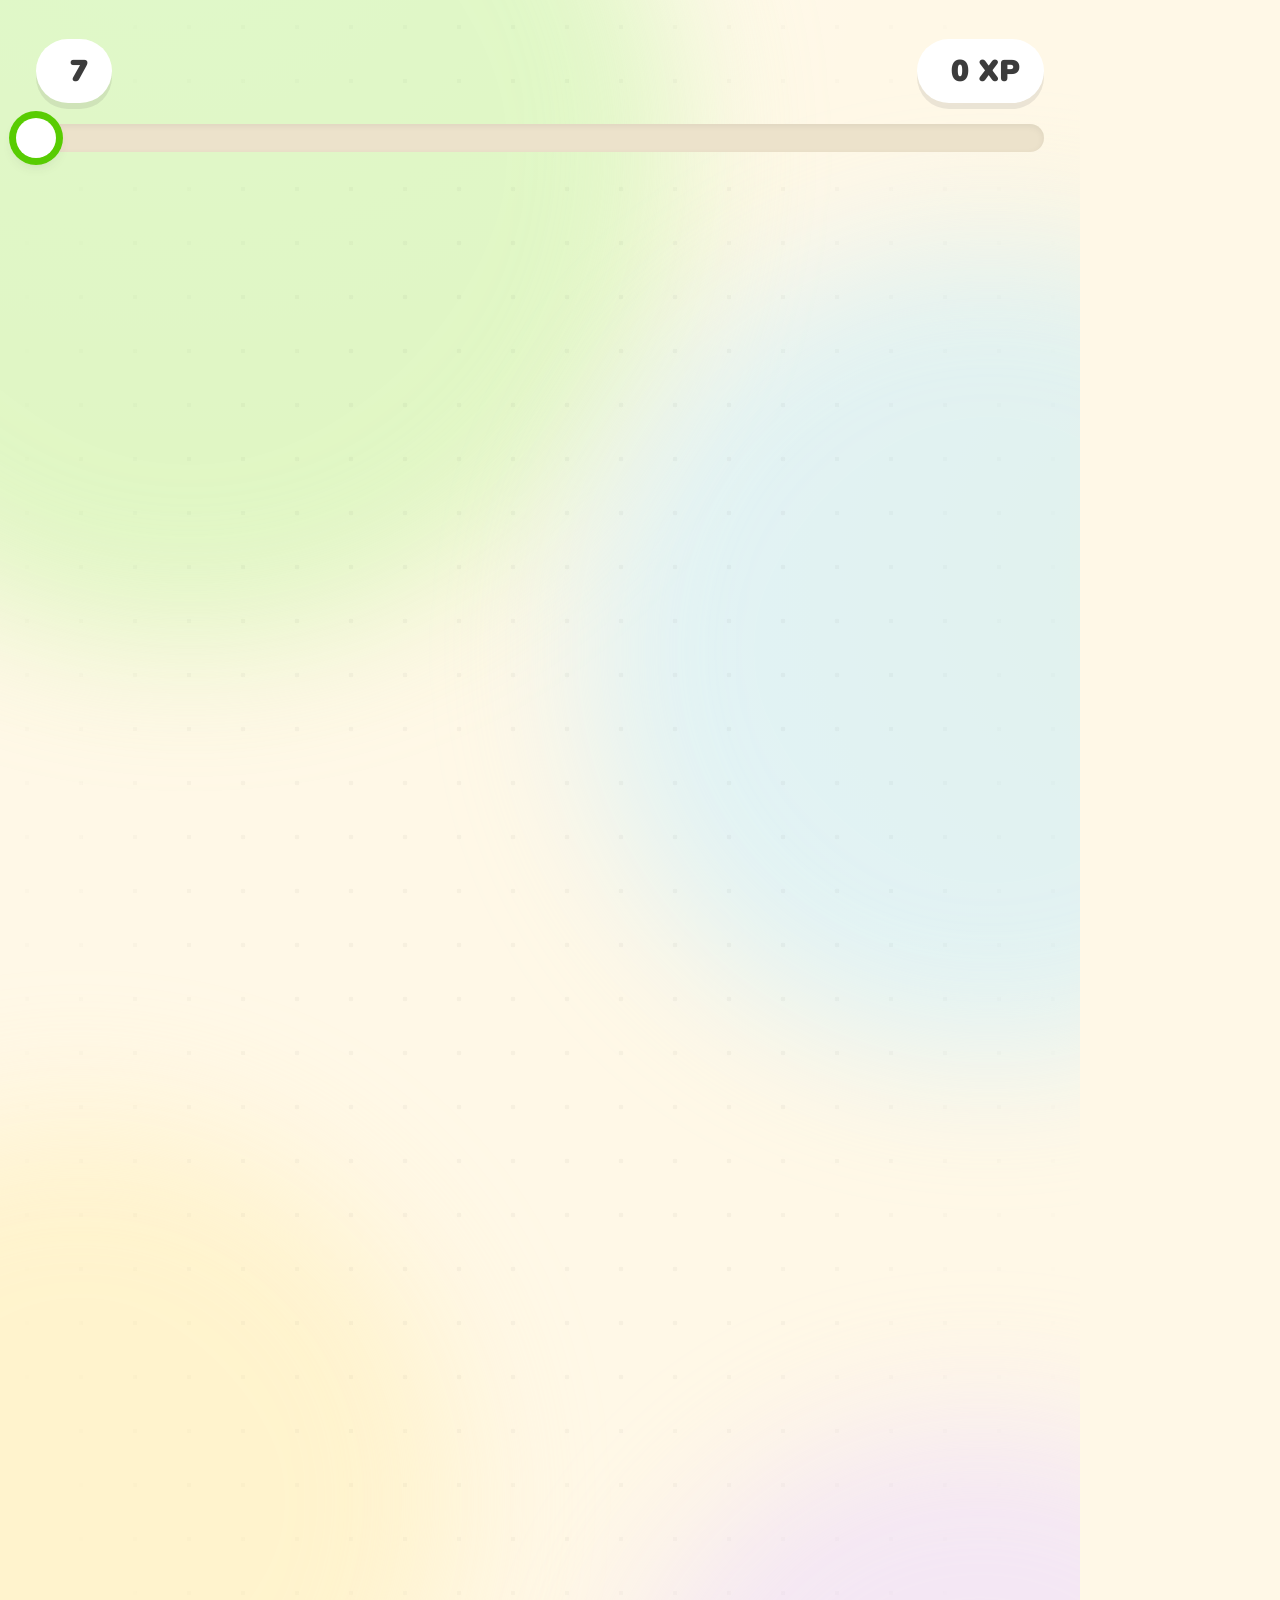
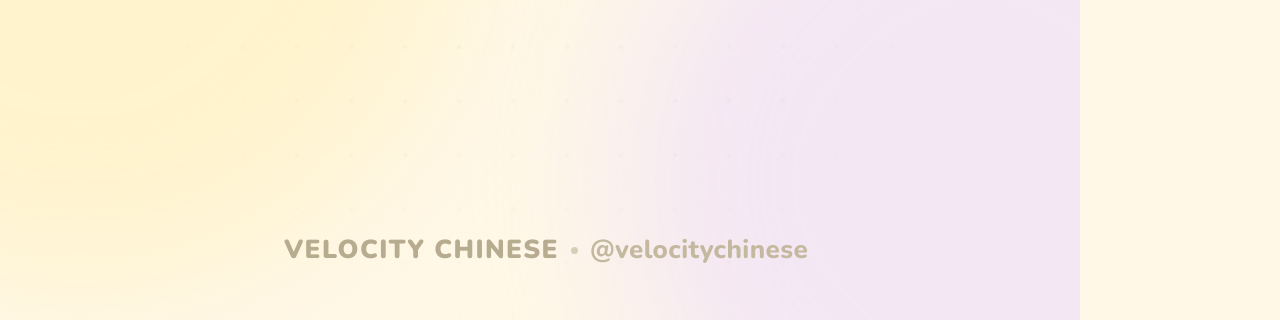
<file: scene/index.html>
<!doctype html>
<html lang="en">
<head>
<meta charset="utf-8">
<meta name="viewport" content="width=1080, height=1920">
<title>Velocity Chinese · Lesson</title>
<link rel="stylesheet" href="scene.css">
</head>
<body>
<div id="stage">

  <div id="bg">
    <div class="blob blob-a"></div>
    <div class="blob blob-b"></div>
    <div class="blob blob-c"></div>
    <div class="blob blob-d"></div>
    <canvas id="fx" width="1080" height="1920"></canvas>
    <div id="grid"></div>
  </div>

  <header id="hud">
    <div class="hud-row">
      <div class="pill streak" id="streakPill">
        <span class="ico" data-icon="flame"></span>
        <span id="streakVal">7</span>
      </div>
      <div class="hud-spacer"></div>
      <div class="pill xp" id="xpPill">
        <span class="ico" data-icon="bolt"></span>
        <span id="xpVal">0 XP</span>
      </div>
    </div>
    <div class="progress" id="progress">
      <div class="progress-fill" id="progressFill"><div class="progress-shine"></div></div>
      <div class="progress-knob" id="progressKnob"></div>
    </div>
  </header>

  <section class="scene" id="sceneIntro">
    <div class="intro-wrap">
      <div class="logo-badge" id="logoBadge"><span class="ico" data-icon="bolt"></span></div>
      <div class="logo-word" id="logoWord">VELOCITY</div>
      <div class="logo-lang" id="logoLang">CHINESE</div>
      <div class="tagline" id="tagline">Learn Chinese <b>in 60 seconds</b> a day</div>
    </div>
    <div class="mascot big" id="introMascot"></div>
    <div class="lesson-card" id="lessonCard">
      <div class="lesson-icon" id="lessonIcon"><span class="ico" data-icon="plane"></span></div>
      <div class="lesson-copy">
        <div class="eyebrow">TODAY'S LESSON</div>
        <div class="lesson-title" id="lessonTitle">Travel</div>
        <div class="lesson-sub" id="lessonSub">Du Lịch · 5 phrases</div>
      </div>
      <div class="lesson-go"><span class="ico" data-icon="chevron"></span></div>
    </div>
  </section>

  <section class="scene" id="scenePhrase">
    <div class="phrase-top">
      <div class="cat-chip" id="catChip">
        <span class="cat-ico" id="catIco"><span class="ico" data-icon="plane"></span></span>
        <span id="catText">Travel · Du Lịch</span>
      </div>
      <div class="counter-row">
        <span class="counter" id="phraseCounter">PHRASE 1 OF 5</span>
        <div class="dots" id="dots"></div>
      </div>
    </div>

    <div class="phrase-stack" id="phraseStack">
      <div class="card en-card" id="enCard">
        <div class="card-label" id="enLabel">
          <span class="ico speaker" data-icon="speaker"></span>
          <span>ENGLISH</span>
          <span class="eq" id="enEq"><i></i><i></i><i></i><i></i></span>
        </div>
        <div class="en-text" id="enText"></div>
      </div>

      <div class="connector" id="connector"><span class="ico" data-icon="arrowDown"></span></div>

      <div class="card nat-card" id="natCard">
        <div class="card-label light" id="natLabel">
          <span class="ico speaker" data-icon="speaker"></span>
          <span id="natLabelText">中文</span>
          <span class="eq light" id="natEq"><i></i><i></i><i></i><i></i></span>
        </div>
        <div class="nat-text" id="natText"></div>
      </div>

      <div class="translit" id="translit">
        <span class="translit-label" id="translitLabel">SAY IT LIKE</span>
        <span class="translit-text" id="translitText"></span>
      </div>

      <div class="repeat-pill" id="repeatPill">
        <span class="ico" data-icon="mic"></span>
        <span>REPEAT AFTER ME</span>
      </div>
    </div>
    <div class="mascot peek" id="peekMascot"></div>
  </section>

  <section class="scene" id="sceneOutro">
    <div class="outro-card" id="outroCard">
      <div class="outro-badge" id="outroBadge"><span class="ico" data-icon="check"></span></div>
      <div class="outro-title" id="outroTitle">Lesson complete!</div>
      <div class="outro-sub" id="outroSub">5 new Chinese phrases</div>
      <div class="outro-phrases" id="outroPhrases"></div>
      <div class="outro-stats" id="outroStats">
        <div class="stat xp"><span class="ico" data-icon="bolt"></span><b id="outroXp">+50 XP</b></div>
        <div class="stat streak"><span class="ico" data-icon="flame"></span><b id="outroStreak">7 day streak</b></div>
      </div>
      <div class="cta" id="cta">Follow for a new lesson every day</div>
    </div>
    <div class="mascot big outro-mascot" id="outroMascot"></div>
  </section>

  <footer id="foot">
    <span class="foot-bolt"><span class="ico" data-icon="bolt"></span></span>
    <span id="footBrand">VELOCITY CHINESE</span>
    <span class="foot-dot"></span>
    <span id="footHandle">@velocitychinese</span>
  </footer>

  <canvas id="fxTop" width="1080" height="1920"></canvas>
</div>
<script src="icons.js"></script>
<script src="scene.js"></script>
</body>
</html>
</file>
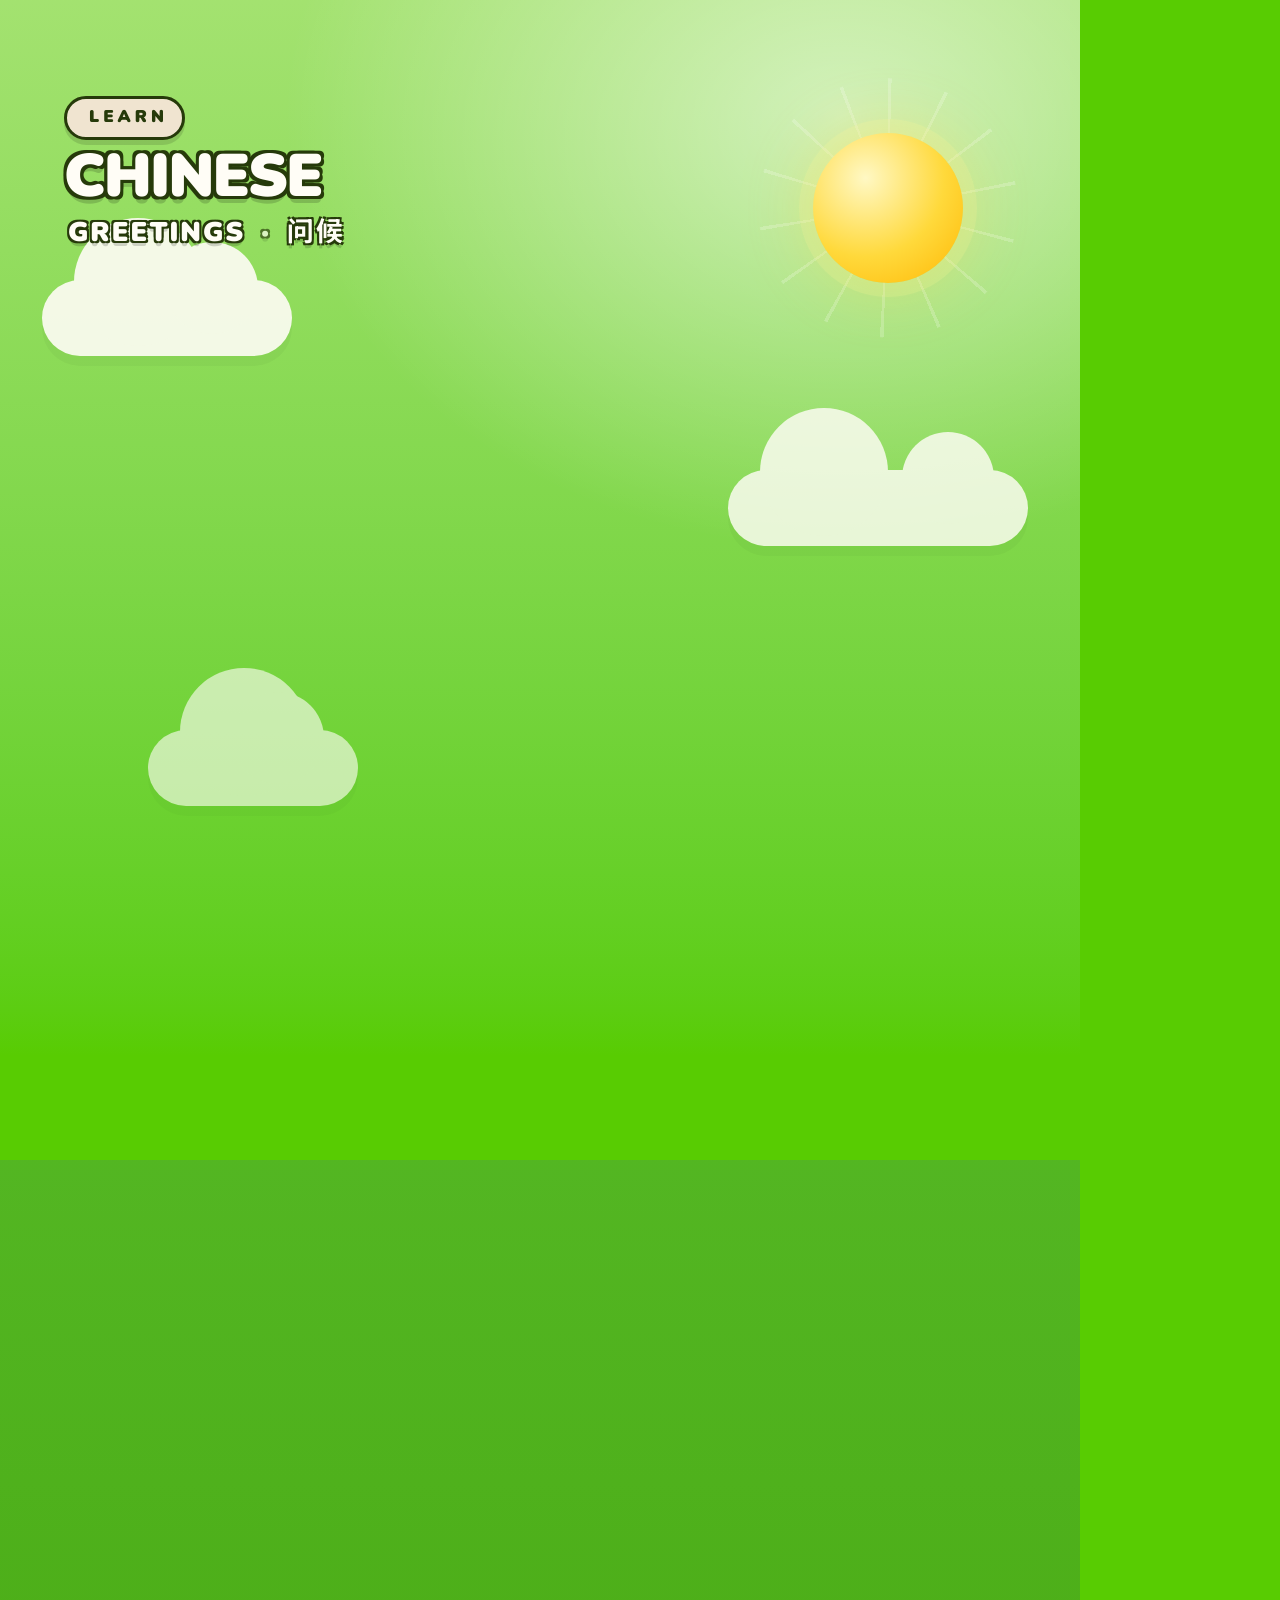
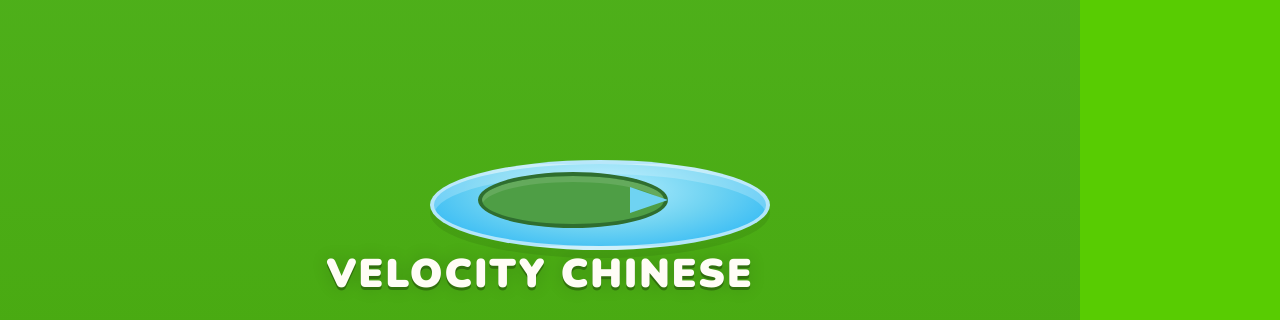
<file: scene_storybook/index.html>
<!doctype html>
<html lang="en">
<head>
<meta charset="utf-8">
<meta name="viewport" content="width=1080, height=1920">
<title>Velocity Japanese · Storybook</title>
<link rel="stylesheet" href="scene.css">
<link rel="stylesheet" href="worlds.css">
</head>
<body>
<div id="stage">

  <div id="world"></div>
  <div id="worldPrev"></div>
  <div id="sun"><div class="sun-rays"></div><div class="sun-core"></div></div>

  <div class="cloud cloud-a" id="cloud1"></div>
  <div class="cloud cloud-b" id="cloud2"></div>
  <div class="cloud cloud-c" id="cloud3"></div>

  <div class="balloon" data-animal="balloon" id="balloon"></div>

  <div id="birds">
    <div class="sky-bird b1" data-animal="bird" id="skyBird1"></div>
    <div class="sky-bird b2" data-animal="bird" id="skyBird2"></div>
    <div class="sky-bird b3" data-animal="bird" id="skyBird3"></div>
  </div>

  <div id="hills">
    <div class="hill hill-back"></div>
    <div class="hill hill-mid"></div>
    <div class="hill hill-front"></div>
  </div>
  <div id="ground"></div>

  <div id="worldDecor" aria-hidden="true"></div>

  <div id="market" aria-hidden="true">
    <div class="market-glow"></div>
    <svg class="market-lights" viewBox="0 0 1080 180" preserveAspectRatio="none">
      <path class="wire" d="M-40 18 C 220 150, 860 150, 1120 18" fill="none" stroke="#3A2A1A" stroke-width="5"/>
      <g class="bulbs">
        <circle class="bulb" cx="11" cy="40" r="11" fill="var(--accent)"/>
        <circle class="bulb" cx="89" cy="66" r="11" fill="var(--accent2)"/>
        <circle class="bulb" cx="179" cy="86" r="11" fill="var(--accent)"/>
        <circle class="bulb" cx="276" cy="101" r="11" fill="var(--accent2)"/>
        <circle class="bulb" cx="379" cy="111" r="11" fill="var(--accent)"/>
        <circle class="bulb" cx="486" cy="116" r="11" fill="var(--accent2)"/>
        <circle class="bulb" cx="594" cy="116" r="11" fill="var(--accent)"/>
        <circle class="bulb" cx="701" cy="111" r="11" fill="var(--accent2)"/>
        <circle class="bulb" cx="804" cy="101" r="11" fill="var(--accent)"/>
        <circle class="bulb" cx="901" cy="86" r="11" fill="var(--accent2)"/>
        <circle class="bulb" cx="991" cy="66" r="11" fill="var(--accent)"/>
        <circle class="bulb" cx="1069" cy="40" r="11" fill="var(--accent2)"/>
      </g>
    </svg>

    <div class="lantern lan-l"><span></span></div>
    <div class="lantern lan-r"><span></span></div>

    <div class="stall stall-l">
      <div class="awning"></div>
      <div class="stall-body"></div>
      <div class="stall-shelf"></div>
      <div class="produce">
        <i class="fruit p1"></i><i class="fruit p2"></i><i class="fruit p3"></i>
        <i class="fruit p4"></i><i class="fruit p5"></i>
      </div>
      <div class="stall-sign" data-icon="bag"></div>
    </div>

    <div class="stall stall-r">
      <div class="awning"></div>
      <div class="stall-body"></div>
      <div class="stall-shelf"></div>
      <div class="produce">
        <i class="fruit p2"></i><i class="fruit p3"></i><i class="fruit p1"></i>
        <i class="fruit p5"></i><i class="fruit p4"></i>
      </div>
      <div class="stall-sign" data-icon="star"></div>
    </div>
  </div>

  <canvas id="dust" width="1080" height="1920"></canvas>

  <div id="meadow">
    <div class="grass g1" data-animal="grass"></div>
    <div class="grass g2" data-animal="grass"></div>
    <div class="grass g3" data-animal="grass"></div>
    <div class="grass g4" data-animal="grass"></div>
    <div class="grass g5" data-animal="grass"></div>

    <div class="flower f1" data-animal="flower" id="flower1"></div>
    <div class="flower f2" data-animal="flower" id="flower2"></div>
    <div class="flower f3" data-animal="flower" id="flower3"></div>
    <div class="flower f4" data-animal="flower" id="flower4"></div>

    <div class="butterfly bf1" data-animal="butterfly" id="bfly1"></div>
    <div class="butterfly bf2" data-animal="butterfly" id="bfly2"></div>
    <div class="butterfly bf3" data-animal="butterfly" id="bfly3"></div>

    <div id="pond"></div>
    <div id="lilyPad"></div>
    <div class="animal critter slot-pond" data-slot="pond" id="critterPond"></div>
    <div class="animal critter slot-mid" data-slot="mid" id="critterMid"></div>
    <div class="animal critter slot-left" data-slot="left" id="critterLeft"></div>
    <div class="animal critter slot-right" data-slot="right" id="critterRight"></div>
  </div>

  <div id="scenes">
  <section class="scene" id="sceneIntro">
    <div class="intro-card" id="introCard">
      <div class="intro-kicker" id="introKicker">A TINY CHINESE STORY</div>
      <div class="intro-title" id="introTitle">3 PHRASES</div>
      <div class="intro-ribbon" id="introRibbon">UNDER 50 SECONDS</div>
      <div class="intro-category" id="introCategory">
        <span class="cat-icon" id="introCatIcon" data-icon="plane"></span>
        <span id="introCatText">Travel · Du Lịch</span>
      </div>
      <div class="intro-note" id="introNote">LISTEN · REPEAT · OWN IT</div>
    </div>
    <div class="animal intro-velo" id="introVelo"></div>
  </section>

  <section class="scene" id="scenePhrase">
    <div class="book" id="book">
      <div class="book-spine"></div>
      <div class="book-ribbon" id="bookRibbon"></div>
      <div class="page">
        <div class="page-inner" id="pageInner">
        <div id="pageWatermark"></div>
        <div class="book-meta">
          <span class="chapter" id="chapterLabel">PAGE 1 / 3</span>
        </div>

        <div class="en-block">
          <div class="card-label"><span class="flag">EN</span><span>ENGLISH</span><span class="eq" id="enEq"><i></i><i></i><i></i><i></i></span></div>
          <div class="en-text" id="enText"></div>
        </div>

        <div class="page-divider"><span data-icon="star"></span></div>

        <div class="nat-block" id="natBlock">
          <div class="card-label"><span class="flag ja">ZH</span><span id="natLabelText">中文</span><span class="eq light" id="natEq"><i></i><i></i><i></i><i></i></span></div>
          <div class="nat-text" id="natText"></div>
        </div>

        <div class="listen-panel" id="listenPanel">
          <div class="listen-ring"><span class="ico" data-icon="speaker"></span></div>
          <div class="listen-bars" id="listenBars"><i></i><i></i><i></i><i></i><i></i><i></i><i></i><i></i><i></i></div>
          <div class="listen-text">LISTEN</div>
          <div class="listen-bird" data-animal="bird" id="listenBird"></div>
          <div class="listen-notes" id="listenNotes"><i>♪</i><i>♫</i><i>♪</i></div>
        </div>

        <div class="translit-box" id="translit">
          <div class="translit-label"><span class="ico" data-icon="speaker"></span><span id="translitLabel">SAY IT LIKE</span></div>
          <div class="translit-text" id="translitText"></div>
        </div>

        <div class="echo-row" id="echoRow">
          <div class="echo-bird" data-animal="bird" id="echoBird"></div>
          <div class="echo-sign" id="echoPill">
            <span class="ico" data-icon="mic"></span>
            <span>SAY IT WITH ME</span>
          </div>
          <div class="echo-ring-wrap">
            <svg id="echoRing" viewBox="0 0 64 64">
              <circle class="ring-bg" cx="32" cy="32" r="26"></circle>
              <circle class="ring-fill" id="ringFill" cx="32" cy="32" r="26"></circle>
            </svg>
          </div>
        </div>

        <div class="page-butterfly" data-animal="butterfly" id="pageButterfly"></div>
        </div>
      </div>
    </div>

    <div class="bubble" id="bubble">LISTEN...</div>
    <div class="velo-perch" id="phraseVelo"></div>
    <div class="nice-sticker" id="niceSticker"></div>
  </section>

  <section class="scene" id="sceneOutro">
    <div class="outro-card" id="outroCard">
      <div class="outro-kicker" id="outroKicker">THE END · FOR NOW</div>
      <div class="outro-title" id="outroTitle">GREAT JOB!</div>
      <div class="outro-sub" id="outroSub">3 new Chinese phrases</div>
      <div class="outro-list" id="outroList"></div>
      <div class="outro-stats" id="outroStats">
        <div class="stat"><span class="ico" data-icon="bolt"></span><b id="outroXp">+30 XP</b></div>
        <div class="stat"><span class="ico" data-icon="flame"></span><b id="outroStreak">7 day streak</b></div>
      </div>
      <div class="outro-cta" id="outroCta">FOLLOW FOR A NEW STORY</div>
    </div>
    <div class="animal outro-velo" id="outroVelo"></div>
    <div class="bubble outro-bubble" id="outroBubble">SEE YOU SOON!</div>
  </section>
  </div>

  <div id="topMeta">
    <div class="learn-kicker">
      <span class="ico" data-icon="sparkles"></span>
      <span>LEARN</span>
    </div>
    <div class="top-language" id="topLang">CHINESE</div>
    <div class="top-category">
      <span id="topCatEn">Greetings</span>
      <span class="top-sep">·</span>
      <span class="top-vi" id="topCatVi">问候</span>
    </div>
  </div>

  <footer id="foot">
    <span id="footBrand">VELOCITY CHINESE</span>
  </footer>

  <div id="galleryTag"></div>
  <canvas id="fxTop" width="1080" height="1920"></canvas>
</div>
<script src="icons.js"></script>
<script src="animals.js"></script>
<script src="worlds.js"></script>
<script src="scene.js"></script>
</body>
</html>
</file>
<file: scene/scene.css>
@font-face {
  font-family: 'Nunito';
  src: url('fonts/Nunito-Variable.ttf') format('truetype');
  font-weight: 200 1000;
  font-style: normal;
  font-display: block;
}
@font-face {
  font-family: 'Nunito';
  src: url('fonts/Nunito-Italic-Variable.ttf') format('truetype');
  font-weight: 200 1000;
  font-style: italic;
  font-display: block;
}
@font-face {
  font-family: 'Noto';
  src: url('fonts/NotoSans-Variable.ttf') format('truetype');
  font-weight: 100 900;
  font-style: normal;
  font-display: block;
}
@font-face {
  font-family: 'Script';
  src: url('fonts/NotoSansSC-Bold.ttf') format('truetype');
  font-weight: 400 900;
  font-display: block;
}

:root {
  --ink: #3C3C3C;
  --muted: #8A8A8A;
  --cream: #FFF8E7;
  --green: #58CC02;
  --green-dark: #46A302;
  --green-deep: #3D8F00;
  --accent: #58CC02;
}

* { box-sizing: border-box; margin: 0; padding: 0; }

html, body {
  width: 1080px;
  height: 1920px;
  overflow: hidden;
  background: var(--cream);
}

body {
  font-family: 'Nunito', 'Script', 'Noto', sans-serif;
  color: var(--ink);
  -webkit-font-smoothing: antialiased;
  text-rendering: geometricPrecision;
}

#stage {
  position: relative;
  width: 1080px;
  height: 1920px;
  overflow: hidden;
  background:
    radial-gradient(1200px 900px at 15% -5%, #FFFDF3 0%, rgba(255, 253, 243, 0) 60%),
    radial-gradient(900px 900px at 110% 30%, #FFF4D6 0%, rgba(255, 244, 214, 0) 55%),
    var(--cream);
}

#bg { position: absolute; inset: 0; }

.blob {
  position: absolute;
  border-radius: 50%;
  filter: blur(70px);
  opacity: .55;
  will-change: transform;
}
.blob-a { width: 980px; height: 980px; left: -300px; top: -340px; background: #C7F5A8; }
.blob-b { width: 820px; height: 820px; right: -320px; top: 240px; background: #C9EEFF; }
.blob-c { width: 760px; height: 760px; left: -300px; bottom: 40px; background: #FFEFB8; }
.blob-d { width: 720px; height: 720px; right: -260px; bottom: -220px; background: #EBD9FF; }

#grid {
  position: absolute;
  inset: 0;
  background-image: radial-gradient(rgba(60, 60, 60, .13) 2.2px, transparent 2.6px);
  background-size: 54px 54px;
  opacity: .32;
  -webkit-mask-image: radial-gradient(ellipse at 50% 42%, #000 35%, transparent 82%);
  mask-image: radial-gradient(ellipse at 50% 42%, #000 35%, transparent 82%);
}

#fx, #fxTop { position: absolute; inset: 0; width: 1080px; height: 1920px; pointer-events: none; }
#fx { z-index: 1; }
#fxTop { z-index: 60; }

/* ------------------------------------------------------------------ HUD */

#hud {
  position: absolute;
  left: 36px;
  right: 36px;
  top: 38px;
  z-index: 20;
}

.hud-row { display: flex; align-items: center; height: 66px; margin-bottom: 20px; }
.hud-spacer { flex: 1; }

.pill {
  display: inline-flex;
  align-items: center;
  gap: 10px;
  height: 64px;
  padding: 0 24px;
  border-radius: 999px;
  background: #FFFFFF;
  box-shadow: 0 6px 0 rgba(60, 60, 60, .10);
  font-size: 30px;
  font-weight: 1000;
}
.pill .ico { color: var(--green); }
.pill.streak .ico { color: #FF7A00; }
.pill.xp .ico { color: #F5A700; }
.pill .svg-ico { width: 32px; height: 32px; }

.progress {
  position: relative;
  height: 28px;
  border-radius: 999px;
  background: #ECE2CB;
  box-shadow: inset 0 2px 6px rgba(60, 60, 60, .08);
}
.progress-fill {
  position: absolute;
  left: 0; top: 0; bottom: 0;
  width: 0%;
  border-radius: 999px;
  background: linear-gradient(180deg, #6BE61A, #4EBE00);
  overflow: hidden;
}
.progress-shine {
  position: absolute;
  left: 0; right: 0; top: 0;
  height: 40%;
  background: linear-gradient(180deg, rgba(255, 255, 255, .45), rgba(255, 255, 255, 0));
}
.progress-knob {
  position: absolute;
  top: 50%;
  width: 40px;
  height: 40px;
  margin: -20px 0 0 -20px;
  border-radius: 50%;
  background: #fff;
  box-shadow: 0 0 0 7px var(--green), 0 6px 14px rgba(60, 60, 60, .18);
}

/* ---------------------------------------------------------------- scenes */

.scene { position: absolute; inset: 0; display: none; z-index: 10; }
.scene.active { display: block; }

.ico { display: inline-flex; align-items: center; justify-content: center; }
.svg-ico { width: 1em; height: 1em; display: block; }

/* ----------------------------------------------------------------- intro */

#sceneIntro { z-index: 12; }

.intro-wrap {
  position: absolute;
  left: 0; right: 0; top: 286px;
  text-align: center;
}

.logo-badge {
  width: 152px;
  height: 152px;
  margin: 0 auto 36px;
  border-radius: 44px;
  background: linear-gradient(180deg, #6BE61A 0%, #4EBE00 100%);
  box-shadow: 0 13px 0 #3D8F00, 0 34px 60px rgba(88, 204, 2, .32);
  color: #fff;
  display: flex;
  align-items: center;
  justify-content: center;
}
.logo-badge .svg-ico { width: 92px; height: 92px; }

.logo-word {
  font-size: 126px;
  font-weight: 1000;
  letter-spacing: -.5px;
  line-height: 1;
  color: var(--ink);
  white-space: nowrap;
}
.logo-word span { display: inline-block; will-change: transform; }

.logo-lang {
  display: inline-block;
  margin-top: 22px;
  padding: 12px 30px 13px;
  border-radius: 999px;
  background: #FFFFFF;
  color: #4FBF00;
  font-size: 42px;
  font-weight: 1000;
  letter-spacing: 7px;
  text-indent: 7px;
  box-shadow: 0 7px 0 rgba(60, 60, 60, .08);
}

.tagline {
  margin-top: 36px;
  font-size: 33px;
  font-weight: 800;
  color: #7C7159;
}
.tagline b { color: #58CC02; font-weight: 1000; }

#introMascot {
  position: absolute;
  left: 50%;
  top: 806px;
  width: 350px;
  margin-left: -175px;
  z-index: 3;
}

.mascot { pointer-events: none; }
.mascot .velo {
  width: 100%;
  height: auto;
  display: block;
  filter: drop-shadow(0 18px 22px rgba(60, 60, 60, .14));
}

.lesson-card {
  position: absolute;
  left: 130px;
  right: 130px;
  top: 1282px;
  height: 188px;
  padding: 0 32px;
  border-radius: 36px;
  background: #fff;
  box-shadow: 0 11px 0 #EADFC6, 0 28px 60px rgba(60, 60, 60, .10);
  display: flex;
  align-items: center;
  gap: 26px;
  z-index: 4;
}
.lesson-icon {
  width: 112px;
  height: 112px;
  flex: none;
  border-radius: 32px;
  background: var(--accent);
  color: #fff;
  display: flex;
  align-items: center;
  justify-content: center;
  box-shadow: 0 7px 0 rgba(0, 0, 0, .18);
}
.lesson-icon .svg-ico { width: 62px; height: 62px; }
.lesson-copy { flex: 1; min-width: 0; }
.eyebrow {
  font-size: 23px;
  font-weight: 900;
  letter-spacing: 3px;
  color: #AFA48A;
  margin-bottom: 7px;
}
.lesson-title {
  font-size: 54px;
  font-weight: 1000;
  line-height: 1.02;
  white-space: nowrap;
  overflow: hidden;
  text-overflow: ellipsis;
}
.lesson-sub { margin-top: 5px; font-size: 28px; font-weight: 800; color: var(--muted); }
.lesson-go {
  width: 80px;
  height: 80px;
  flex: none;
  border-radius: 26px;
  background: #F2EDE1;
  color: #9A9078;
  display: flex;
  align-items: center;
  justify-content: center;
}
.lesson-go .svg-ico { width: 38px; height: 38px; }

/* ---------------------------------------------------------------- phrase */

.phrase-top {
  position: absolute;
  left: 60px;
  right: 60px;
  top: 190px;
  display: flex;
  flex-direction: column;
  align-items: center;
  gap: 18px;
  z-index: 4;
}

.cat-chip {
  display: flex;
  align-items: center;
  gap: 15px;
  padding: 10px 28px 10px 10px;
  border-radius: 999px;
  background: #fff;
  box-shadow: 0 6px 0 rgba(60, 60, 60, .08);
  font-size: 30px;
  font-weight: 900;
  max-width: 900px;
  white-space: nowrap;
  overflow: hidden;
}
.cat-ico {
  width: 54px;
  height: 54px;
  flex: none;
  border-radius: 50%;
  background: var(--accent);
  color: #fff;
  display: flex;
  align-items: center;
  justify-content: center;
}
.cat-ico .svg-ico { width: 30px; height: 30px; }

.counter-row { display: flex; align-items: center; gap: 26px; }
.counter {
  font-size: 24px;
  font-weight: 900;
  letter-spacing: 2.6px;
  color: #AFA48A;
}
.dots { display: flex; align-items: center; gap: 11px; }
.dot {
  width: 18px;
  height: 18px;
  border-radius: 50%;
  background: #E4DAC4;
}
.dot.done { background: var(--accent); }
.dot.current { background: #fff; box-shadow: inset 0 0 0 5px var(--accent); }

.phrase-stack {
  position: absolute;
  left: 80px;
  right: 80px;
  top: 304px;
  bottom: 260px;
  display: flex;
  flex-direction: column;
  align-items: center;
  justify-content: center;
  z-index: 3;
}

.card {
  width: 100%;
  position: relative;
  border-radius: 38px;
}

.en-card {
  padding: 32px 44px 38px;
  background: #fff;
  box-shadow: 0 11px 0 #EADFC6, 0 26px 60px rgba(60, 60, 60, .10);
}

.card-label {
  display: flex;
  align-items: center;
  justify-content: center;
  gap: 13px;
  font-size: 24px;
  font-weight: 900;
  letter-spacing: 2.6px;
  color: #B7AC90;
}
.card-label .svg-ico { width: 30px; height: 30px; }
.card-label.light { color: rgba(255, 255, 255, .78); }

.eq { display: inline-flex; align-items: flex-end; gap: 4px; height: 26px; opacity: 0; }
.eq i {
  display: block;
  width: 5px;
  height: 20px;
  border-radius: 3px;
  background: currentColor;
  transform-origin: bottom;
}
.eq.light { color: rgba(255, 255, 255, .9); }
.card-label.playing .eq { opacity: 1; }
.card-label.playing .speaker { color: var(--green); }
.card-label.light.playing .speaker { color: #fff; }

.en-text {
  margin-top: 22px;
  font-size: 70px;
  font-weight: 900;
  line-height: 1.14;
  text-align: center;
  color: var(--ink);
}

.w { display: inline-block; }
.w-bg {
  display: inline-block;
  padding: 2px 9px 4px;
  border-radius: 15px;
  background: transparent;
}
.w.on .w-bg { background: #DDF4C5; color: #3D6B00; }

.connector {
  width: 80px;
  height: 80px;
  margin: -18px 0 -18px;
  border: 7px solid var(--cream);
  border-radius: 50%;
  background: #fff;
  color: var(--green);
  box-shadow: 0 7px 0 rgba(60, 60, 60, .07);
  display: flex;
  align-items: center;
  justify-content: center;
  z-index: 5;
}
.connector .svg-ico { width: 38px; height: 38px; }

.nat-card {
  padding: 30px 40px 40px;
  background: linear-gradient(180deg, #61D90B 0%, #4FBF00 100%);
  box-shadow: 0 13px 0 #3D8F00, 0 32px 70px rgba(88, 204, 2, .30);
}

.nat-text {
  margin-top: 20px;
  display: flex;
  flex-wrap: wrap;
  justify-content: center;
  align-items: flex-end;
  column-gap: 6px;
  row-gap: 14px;
  text-align: center;
  font-size: 88px;
}
.nat-text.lines {
  flex-direction: column;
  align-items: center;
  row-gap: 16px;
}
.tile-line {
  display: flex;
  align-items: flex-end;
  justify-content: center;
  gap: 6px;
}
.tile { display: inline-block; transform-origin: center bottom; flex: 0 0 auto; }
.tile-bg {
  display: inline-block;
  padding: .09em .22em .13em;
  border-radius: .2em;
  background: #fff;
  color: #3D8F00;
  font-weight: 900;
  line-height: 1.06;
  white-space: nowrap;
  box-shadow: 0 .068em 0 rgba(0, 0, 0, .16);
}
.tile.on .tile-bg {
  background: #FFC800;
  color: #5C3D00;
  transform: translateY(-.07em) scale(1.05);
  box-shadow: 0 .1em 0 #C98F00;
}

.mascot.peek {
  position: absolute;
  right: 26px;
  bottom: 138px;
  width: 196px;
  z-index: 6;
  transform-origin: 50% 100%;
}

.translit {
  margin-top: 48px;
  display: flex;
  align-items: baseline;
  justify-content: center;
  gap: 16px;
  max-width: 920px;
}
.translit-label {
  flex: none;
  padding: 8px 16px 9px;
  border-radius: 12px;
  background: #fff;
  color: var(--accent);
  font-size: 21px;
  font-weight: 900;
  letter-spacing: 2.4px;
  box-shadow: 0 5px 0 rgba(60, 60, 60, .08);
}
.translit-text {
  font-size: 34px;
  font-weight: 800;
  font-style: italic;
  color: #7B7362;
}

.repeat-pill {
  margin-top: 38px;
  display: flex;
  align-items: center;
  gap: 15px;
  padding: 21px 36px;
  border-radius: 999px;
  background: #E4F6FF;
  color: #1183B8;
  box-shadow: 0 7px 0 #C6EAFB;
  font-size: 30px;
  font-weight: 1000;
  letter-spacing: 1.8px;
  transform-origin: center center;
}
.repeat-pill .svg-ico { width: 38px; height: 38px; }

/* ----------------------------------------------------------------- outro */

.outro-card {
  position: absolute;
  left: 100px;
  right: 100px;
  top: 400px;
  padding: 56px 54px 48px;
  border-radius: 46px;
  background: #fff;
  box-shadow: 0 13px 0 #EADFC6, 0 32px 80px rgba(60, 60, 60, .12);
  text-align: center;
  z-index: 4;
}

.outro-badge {
  width: 134px;
  height: 134px;
  margin: 0 auto 24px;
  border-radius: 50%;
  background: linear-gradient(180deg, #6BE61A, #4EBE00);
  color: #fff;
  display: flex;
  align-items: center;
  justify-content: center;
  box-shadow: 0 10px 0 #3D8F00;
}
.outro-badge .svg-ico { width: 76px; height: 76px; }

.outro-title { font-size: 76px; font-weight: 1000; line-height: 1; letter-spacing: -1px; }
.outro-sub { margin-top: 16px; font-size: 32px; font-weight: 800; color: var(--muted); }

.outro-phrases {
  margin: 32px 0 28px;
  display: flex;
  flex-direction: column;
  gap: 13px;
  text-align: left;
}
.o-row {
  display: flex;
  align-items: center;
  gap: 16px;
  padding: 12px 20px;
  border-radius: 18px;
  background: #F7F3E8;
  font-size: 28px;
  font-weight: 800;
  color: #5E5748;
}
.o-check {
  width: 38px;
  height: 38px;
  flex: none;
  border-radius: 50%;
  background: var(--accent);
  color: #fff;
  display: flex;
  align-items: center;
  justify-content: center;
}
.o-check .svg-ico { width: 24px; height: 24px; }
.o-text { white-space: nowrap; overflow: hidden; text-overflow: ellipsis; }

.outro-stats { display: flex; justify-content: center; gap: 18px; margin-bottom: 30px; }
.stat {
  display: flex;
  align-items: center;
  gap: 10px;
  padding: 14px 26px;
  border-radius: 999px;
  font-size: 30px;
  font-weight: 1000;
}
.stat .svg-ico { width: 34px; height: 34px; }
.stat.xp { background: #FFF3CC; color: #B07E00; }
.stat.streak { background: #FFE9D6; color: #C25A00; }

.cta {
  padding: 27px 30px 28px;
  border-radius: 26px;
  background: linear-gradient(180deg, #6BE61A, #4EBE00);
  box-shadow: 0 10px 0 #3D8F00;
  color: #fff;
  font-size: 34px;
  font-weight: 1000;
  letter-spacing: .3px;
}

.outro-mascot {
  position: absolute;
  left: 50%;
  margin-left: 178px;
  top: 238px;
  width: 238px;
  z-index: 3;
}

/* ------------------------------------------------------------------ foot */

#foot {
  position: absolute;
  left: 0;
  right: 0;
  bottom: 52px;
  display: flex;
  align-items: center;
  justify-content: center;
  gap: 12px;
  z-index: 15;
  font-size: 26px;
  font-weight: 900;
  letter-spacing: 1.4px;
  color: #B7AC90;
}
.foot-bolt { display: flex; color: var(--green); }
.foot-bolt .svg-ico { width: 31px; height: 31px; }
.foot-dot { width: 7px; height: 7px; border-radius: 50%; background: #D8CDB6; }
#footHandle { font-weight: 800; letter-spacing: .4px; color: #C4B99F; }

/* ----------------------------------------------------------- preview bar */

#previewBar {
  position: fixed;
  left: 50%;
  bottom: 26px;
  transform: translateX(-50%);
  z-index: 99;
  display: flex;
  align-items: center;
  gap: 18px;
  padding: 14px 22px;
  border-radius: 999px;
  background: rgba(30, 30, 30, .86);
  backdrop-filter: blur(10px);
  color: #fff;
  font-family: system-ui, sans-serif;
  font-size: 16px;
  width: 900px;
}
#previewBar button {
  border: 0;
  background: #58CC02;
  color: #fff;
  font-weight: 700;
  font-size: 16px;
  padding: 10px 22px;
  border-radius: 999px;
  cursor: pointer;
  min-width: 92px;
}
#previewBar input[type=range] { flex: 1; accent-color: #58CC02; }
#previewBar .ptime { font-variant-numeric: tabular-nums; opacity: .8; white-space: nowrap; }
</file>
<file: scene_storybook/scene.css>
@font-face {
  font-family: 'Nunito';
  src: url('../scene/fonts/Nunito-Variable.ttf') format('truetype');
  font-weight: 200 1000;
  font-style: normal;
  font-display: block;
}
@font-face {
  font-family: 'Nunito';
  src: url('../scene/fonts/Nunito-Italic-Variable.ttf') format('truetype');
  font-weight: 200 1000;
  font-style: italic;
  font-display: block;
}
@font-face {
  font-family: 'Noto';
  src: url('../scene/fonts/NotoSans-Variable.ttf') format('truetype');
  font-weight: 100 900;
  font-style: normal;
  font-display: block;
}
@font-face {
  font-family: 'NotoSC';
  src: url('../scene/fonts/NotoSansSC-Bold.ttf') format('truetype');
  font-weight: 400;
  font-style: normal;
  font-display: block;
}
@font-face {
  font-family: 'NotoSC';
  src: url('../scene/fonts/NotoSansSC-Bold.ttf') format('truetype');
  font-weight: 700 1000;
  font-style: normal;
  font-display: block;
}

:root {
  --world: #58CC02;
  --card: #FFFDF6;
  --paper: #F0E4D0;
  --ink: #263A0A;
  --accent: #FFC800;
  --accent2: #1CB0F6;
  --hl-ink: #263A0A;
  --hill1: #8FD17A;
  --hill2: #6FBE63;
  --hill3: #4E9E45;
}

* { box-sizing: border-box; margin: 0; padding: 0; }

html, body {
  width: 1080px;
  height: 1920px;
  overflow: hidden;
  background: var(--world);
}

body {
  font-family: 'Nunito', 'NotoSC', 'Noto', sans-serif;
  color: var(--ink);
  -webkit-font-smoothing: antialiased;
  text-rendering: geometricPrecision;
}

#stage {
  position: relative;
  width: 1080px;
  height: 1920px;
  overflow: hidden;
  background: var(--world);
}

#world {
  position: absolute;
  inset: 0;
  background:
    radial-gradient(900px 700px at 78% 6%, rgba(255, 255, 255, .55), transparent 62%),
    linear-gradient(180deg, color-mix(in srgb, var(--world) 55%, #FFFDF6) 0%, var(--world) 55%, var(--world) 100%);
}

#worldPrev {
  position: absolute;
  inset: 0;
  z-index: 1;
  background: var(--prevWorld, transparent);
  opacity: 0;
  pointer-events: none;
}

/* ------------------------------------------------------------------ sky */

#sun { position: absolute; right: 62px; top: 78px; width: 260px; height: 260px; z-index: 2; }
.sun-rays {
  position: absolute;
  inset: 0;
  border-radius: 50%;
  background: repeating-conic-gradient(from 0deg, rgba(255, 255, 255, .38) 0deg 1.6deg, transparent 1.6deg 26deg);
  -webkit-mask-image: radial-gradient(circle, transparent 38%, #000 40%, #000 70%, transparent 72%);
  mask-image: radial-gradient(circle, transparent 38%, #000 40%, #000 70%, transparent 72%);
  opacity: .55;
}
.sun-core {
  position: absolute;
  left: 50%; top: 50%;
  width: 150px; height: 150px;
  margin: -75px 0 0 -75px;
  border-radius: 50%;
  background: radial-gradient(circle at 35% 30%, #FFF8C4 0%, #FFD93B 55%, #FFB703 100%);
  box-shadow: 0 0 0 14px rgba(255, 240, 150, .18), 0 0 70px rgba(255, 217, 59, .45);
}

.cloud {
  position: absolute;
  height: 76px;
  background: #FFFDF6;
  border-radius: 999px;
  opacity: .9;
  box-shadow: 0 10px 0 rgba(0, 0, 0, .035);
  z-index: 2;
}
.cloud::before,
.cloud::after {
  content: '';
  position: absolute;
  background: #FFFDF6;
  border-radius: 50%;
}
.cloud::before { width: 128px; height: 128px; left: 32px; top: -62px; }
.cloud::after { width: 92px; height: 92px; right: 34px; top: -38px; }
.cloud-a { width: 250px; left: 42px; top: 280px; }
.cloud-b { width: 300px; right: 52px; top: 470px; opacity: .82; }
.cloud-c { width: 210px; left: 148px; top: 730px; opacity: .62; }

#birds { position: absolute; inset: 0; z-index: 3; pointer-events: none; }
.sky-bird { position: absolute; left: 0; top: 0; width: 78px; opacity: .92; }
.sky-bird .animal-svg { width: 100%; display: block; }
.sky-bird.b1 { --bird-body: #FF8C42; --bird-wing: #E86A1F; }
.sky-bird.b2 { --bird-body: #1CB0F6; --bird-wing: #0E8CC7; }
.sky-bird.b3 { --bird-body: #A560E8; --bird-wing: #7E3EC2; }

.balloon {
  position: absolute;
  left: 36px;
  top: 1218px;
  width: 112px;
  z-index: 7;
  --balloon-a: var(--accent);
  --balloon-b: var(--accent2);
}
.balloon .animal-svg { width: 100%; display: block; }

#hills { position: absolute; left: 0; right: 0; bottom: 0; height: 760px; z-index: 5; overflow: hidden; }
.hill { position: absolute; left: 50%; border-radius: 50% 50% 0 0; transform: translateX(-50%); }
.hill-back { width: 1500px; height: 690px; bottom: 70px; background: color-mix(in srgb, var(--world) 30%, #8FD17A); }
.hill-mid { width: 1280px; height: 570px; bottom: 10px; background: color-mix(in srgb, var(--world) 42%, #6FBE63); }
.hill-front { width: 1180px; height: 430px; bottom: -70px; background: color-mix(in srgb, var(--world) 52%, #4E9E45); }

#ground {
  position: absolute;
  left: 0; right: 0; bottom: 0;
  height: 300px;
  z-index: 6;
  background: linear-gradient(
    180deg,
    color-mix(in srgb, var(--world) 52%, #4E9E45) 0%,
    color-mix(in srgb, var(--world) 64%, #2F6E2F) 100%
  );
}

/* ------------------------------------------------------------------ market set */

#market { display: none; position: absolute; inset: 0; z-index: 8; pointer-events: none; }
#stage.set-market #market { display: block; }
#stage.set-market #market::before {
  content: '';
  position: absolute;
  left: 0;
  right: 0;
  top: 1160px;
  height: 180px;
  background:
    radial-gradient(320px 90px at 50% 20%, rgba(255, 190, 110, .18), transparent 72%),
    repeating-linear-gradient(0deg, rgba(255, 255, 255, .035) 0 2px, transparent 2px 30px),
    linear-gradient(180deg, #3E2E32 0%, #5A3E42 100%);
  border-bottom: 8px solid #2A2024;
  box-shadow: 0 12px 34px rgba(0, 0, 0, .22);
}

#stage.set-market #hills { display: none; }
#stage.set-market .grass,
#stage.set-market .flower,
#stage.set-market .butterfly,
#stage.set-market .balloon { display: none; }

#stage.set-market #world {
  background:
    radial-gradient(900px 700px at 78% 8%, rgba(255, 216, 150, .55), transparent 62%),
    linear-gradient(180deg, #241A3E 0%, #5B3366 34%, #C85E63 64%, #F3B56A 100%);
}
#stage.set-market #world::after {
  content: '';
  position: absolute;
  inset: 0;
  background: var(--world);
  opacity: .17;
  mix-blend-mode: soft-light;
}
#stage.set-market .cloud { opacity: .34; filter: saturate(.55) brightness(.82); }
#stage.set-market .sun-rays { opacity: .22; }
#stage.set-market .sun-core {
  background: radial-gradient(circle at 35% 30%, #FFF1BF 0%, #FFC45C 55%, #FF8C42 100%);
  box-shadow: 0 0 0 14px rgba(255, 196, 92, .12), 0 0 80px rgba(255, 140, 66, .5);
}

#stage.set-market #ground {
  height: 760px;
  background-color: #4A3834;
  background-image:
    radial-gradient(1000px 340px at 50% 0%, rgba(255, 184, 112, .22), transparent 72%),
    linear-gradient(180deg, rgba(0, 0, 0, .02), rgba(0, 0, 0, .40)),
    url("data:image/svg+xml,%3Csvg xmlns='http://www.w3.org/2000/svg' width='120' height='90' viewBox='0 0 120 90'%3E%3Cg fill='%23ffffff' fill-opacity='.07' stroke='%23000000' stroke-opacity='.18' stroke-width='3'%3E%3Cellipse cx='30' cy='22' rx='26' ry='16'/%3E%3Cellipse cx='90' cy='22' rx='26' ry='16'/%3E%3Cellipse cx='0' cy='60' rx='26' ry='16'/%3E%3Cellipse cx='60' cy='60' rx='26' ry='16'/%3E%3Cellipse cx='120' cy='60' rx='26' ry='16'/%3E%3Cellipse cx='30' cy='98' rx='26' ry='16'/%3E%3Cellipse cx='90' cy='98' rx='26' ry='16'/%3E%3C/g%3E%3C/svg%3E");
  background-size: auto, auto, 120px 90px;
  background-repeat: no-repeat, no-repeat, repeat;
}

#stage.set-market #pond {
  border: 10px solid #8A7A6A;
  background: radial-gradient(ellipse at 50% 30%, #B8E8D8 0%, #4E9282 48%, #245A52 100%);
  box-shadow:
    inset 0 10px 0 rgba(255, 255, 255, .24),
    0 10px 0 rgba(0, 0, 0, .22),
    0 0 0 12px #6E5A4E;
}

.market-glow {
  position: absolute;
  left: 50%;
  bottom: 0;
  width: 1100px;
  height: 780px;
  transform: translateX(-50%);
  background: radial-gradient(ellipse at 50% 100%, rgba(255, 170, 100, .22), transparent 68%);
}

.market-lights {
  position: absolute;
  left: 0;
  top: 1184px;
  width: 1080px;
  height: 180px;
  z-index: 1;
}
.market-lights .wire { opacity: .9; }
.market-lights .bulb { filter: drop-shadow(0 0 14px var(--accent)); }

.lantern {
  position: absolute;
  top: 1212px;
  width: 56px;
  height: 96px;
  z-index: 3;
  transform-origin: 50% 0;
}
.lantern::before {
  content: '';
  position: absolute;
  left: 50%;
  top: -38px;
  width: 4px;
  height: 40px;
  background: #3A2A1A;
  transform: translateX(-50%);
}
.lantern span {
  position: absolute;
  inset: 0;
  border-radius: 18px 18px 24px 24px;
  background: linear-gradient(180deg, var(--accent2) 0%, var(--accent) 62%, #FF8C42 100%);
  border: 5px solid var(--ink);
  box-shadow:
    0 0 36px color-mix(in srgb, var(--accent) 62%, transparent),
    inset 0 10px 0 rgba(255, 255, 255, .24);
}
.lantern span::before {
  content: '';
  position: absolute;
  left: -8px;
  right: -8px;
  top: -11px;
  height: 14px;
  border-radius: 7px;
  background: var(--ink);
}
.lantern span::after {
  content: '';
  position: absolute;
  left: 50%;
  bottom: -20px;
  width: 4px;
  height: 20px;
  background: var(--ink);
  transform: translateX(-50%);
  box-shadow: 0 8px 0 -1px var(--accent);
}
.lan-l { left: 314px; }
.lan-r { right: 314px; }

.stall {
  position: absolute;
  bottom: 40px;
  width: 400px;
  height: 600px;
  z-index: 2;
}
.stall-l { left: -120px; transform: rotate(-1.5deg); }
.stall-r { right: -120px; transform: rotate(1.2deg); }

.awning {
  position: absolute;
  left: -10px;
  right: -10px;
  top: 0;
  height: 124px;
  background: repeating-linear-gradient(90deg, var(--accent) 0 46px, var(--card) 46px 92px);
  border: 5px solid var(--ink);
  border-radius: 20px 20px 46px 46px / 20px 20px 30px 30px;
  box-shadow: 0 12px 0 rgba(0, 0, 0, .18);
}
.stall-r .awning {
  background: repeating-linear-gradient(90deg, var(--accent2) 0 46px, var(--card) 46px 92px);
}
.awning::after {
  content: '';
  position: absolute;
  left: 0;
  right: 0;
  bottom: -14px;
  height: 14px;
  border-radius: 8px;
  background: var(--ink);
  opacity: .86;
}

.stall-body {
  position: absolute;
  left: 20px;
  right: 20px;
  bottom: 0;
  height: 260px;
  background: repeating-linear-gradient(90deg, #9A6741 0 46px, #865636 46px 50px);
  border: 5px solid var(--ink);
  border-radius: 15px;
  box-shadow: inset 0 10px 0 rgba(255, 255, 255, .12), 0 12px 0 rgba(0, 0, 0, .20);
}

.stall-shelf {
  position: absolute;
  left: 0;
  right: 0;
  bottom: 250px;
  height: 20px;
  background: #B0784C;
  border: 5px solid var(--ink);
  border-radius: 10px;
  box-shadow: 0 8px 0 rgba(0, 0, 0, .18);
}

.produce {
  position: absolute;
  left: 34px;
  right: 34px;
  bottom: 268px;
  height: 72px;
}
.produce .fruit {
  position: absolute;
  bottom: 0;
  width: 44px;
  height: 44px;
  border-radius: 50%;
  border: 4px solid var(--ink);
  box-shadow: inset -6px -6px 0 rgba(0, 0, 0, .14);
}
.produce .fruit::after {
  content: '';
  position: absolute;
  left: 50%;
  top: -13px;
  width: 18px;
  height: 12px;
  border-radius: 50% 50% 0 0;
  background: #4E9E45;
  border: 3px solid var(--ink);
  transform: translateX(-50%) rotate(-18deg);
}
.produce .p1 { left: 0; background: #FF8C42; }
.produce .p2 { left: 60px; background: #E84343; }
.produce .p3 { left: 120px; background: #FFC800; }
.produce .p4 { left: 180px; background: #6FBE63; }
.produce .p5 { left: 240px; background: #A560E8; }

.stall-sign {
  position: absolute;
  left: 50%;
  top: 132px;
  width: 78px;
  height: 70px;
  display: grid;
  place-items: center;
  background: var(--card);
  border: 5px solid var(--ink);
  border-radius: 15px;
  box-shadow: 0 7px 0 rgba(0, 0, 0, .16);
  transform: translateX(-50%) rotate(-3deg);
}
.stall-sign .svg-ico { width: 38px; height: 38px; color: var(--accent2); }

#dust { position: absolute; inset: 0; width: 1080px; height: 1920px; z-index: 7; pointer-events: none; }

#meadow { position: absolute; inset: 0; z-index: 9; pointer-events: none; }
.animal { position: absolute; overflow: visible; }
.animal-svg { width: 100%; height: auto; display: block; overflow: visible; }
.slot-left .deer-svg { transform: scaleX(-1); }

.critter { pointer-events: none; transform-origin: 50% 92%; }
.slot-left { left: 58px; bottom: 132px; width: 252px; z-index: 12; }
.slot-pond { left: 480px; bottom: 108px; width: 158px; z-index: 8; }
.slot-mid { right: 320px; bottom: 150px; width: 162px; z-index: 6; }
.slot-right { right: 44px; bottom: 148px; width: 282px; z-index: 10; }

/* Keep the taller animals clear of the flowers without hiding their ears. */
.slot-left[data-animal="panda"] { bottom: 138px; }
.slot-left[data-animal="cat"] { bottom: 136px; }
.slot-mid[data-animal="panda"] { right: 326px; bottom: 156px; }
.slot-mid[data-animal="penguin"] { bottom: 142px; }
.slot-pond[data-animal="duck"] { width: 158px; bottom: 104px; }
.slot-right[data-animal="penguin"] { bottom: 142px; }
.slot-right[data-animal="cat"] { bottom: 144px; }

#pond {
  position: absolute;
  left: 430px;
  bottom: 70px;
  width: 340px;
  height: 90px;
  border-radius: 50%;
  z-index: 1;
  background: radial-gradient(ellipse at 50% 32%, #B8F0FF 0%, #6FD3F2 48%, #1CB0F6 100%);
  border: 4px solid rgba(255, 255, 255, .6);
  box-shadow: inset 0 10px 0 rgba(255, 255, 255, .22), 0 8px 0 rgba(0, 0, 0, .08);
}
#lilyPad {
  position: absolute;
  left: 478px;
  bottom: 92px;
  width: 190px;
  height: 56px;
  border-radius: 50%;
  z-index: 2;
  background: #4E9E45;
  border: 4px solid #2F6E2F;
  box-shadow: inset 0 6px 0 rgba(255, 255, 255, .12);
}
#lilyPad::after {
  content: '';
  position: absolute;
  right: -4px;
  top: 50%;
  width: 38px;
  height: 26px;
  margin-top: -13px;
  background: #6FD3F2;
  clip-path: polygon(0 0, 100% 50%, 0 100%);
}

.grass { position: absolute; width: 92px; opacity: .95; transform-origin: 50% 100%; z-index: 1; }
.g1 { left: 34px; bottom: 42px; }
.g2 { left: 340px; bottom: 28px; width: 76px; }
.g3 { right: 360px; bottom: 36px; width: 84px; }
.g4 { right: 26px; bottom: 52px; }
.g5 { left: 720px; bottom: 24px; width: 68px; }

.flower { position: absolute; transform-origin: 50% 100%; z-index: 3; }
.f1 { left: 44px; bottom: 260px; width: 100px; --flower: #FFC800; }
.f2 { right: 150px; bottom: 410px; width: 104px; --flower: #FF8FA3; }
.f3 { left: 322px; bottom: 112px; width: 82px; --flower: #1CB0F6; }
.f4 { right: 42px; bottom: 96px; width: 94px; --flower: #A560E8; }

.butterfly { position: absolute; width: 92px; z-index: 6; }
.bf1 { left: 198px; bottom: 540px; --bfly-a: #FFC800; --bfly-b: #FF8FA3; }
.bf2 { right: 196px; bottom: 610px; --bfly-a: #1CB0F6; --bfly-b: #A560E8; }
.bf3 { left: 760px; bottom: 410px; width: 76px; --bfly-a: #FF6B35; --bfly-b: #FFC800; }

/* ------------------------------------------------------------------ footer */

#topMeta {
  position: absolute;
  left: 64px;
  top: 96px;
  z-index: 30;
  display: flex;
  flex-direction: column;
  align-items: flex-start;
  gap: 6px;
  max-width: 500px;
}
.learn-kicker {
  display: inline-flex;
  align-items: center;
  gap: 8px;
  padding: 7px 14px 8px;
  background: var(--paper);
  color: var(--ink);
  border: 3px solid var(--ink);
  border-radius: 999px;
  box-shadow: 0 5px 0 rgba(0, 0, 0, .12);
  font-size: 17px;
  font-weight: 1000;
  letter-spacing: 4px;
}
.learn-kicker .svg-ico { width: 22px; height: 22px; color: var(--accent); }
.top-language {
  display: inline-block;
  max-width: 100%;
  margin-top: 4px;
  font-size: 60px;
  font-weight: 1000;
  line-height: .9;
  letter-spacing: -1.5px;
  text-transform: uppercase;
  white-space: nowrap;
  color: var(--card);
  text-shadow:
    -3px -3px 0 var(--ink), 3px -3px 0 var(--ink),
    -3px 3px 0 var(--ink), 3px 3px 0 var(--ink),
    0 7px 0 rgba(0, 0, 0, .16);
}
.top-category {
  padding-left: 4px;
  font-size: 27px;
  font-weight: 1000;
  letter-spacing: 2px;
  text-transform: uppercase;
  white-space: nowrap;
  color: var(--card);
  text-shadow:
    -2px -2px 0 var(--ink), 2px -2px 0 var(--ink),
    -2px 2px 0 var(--ink), 2px 2px 0 var(--ink),
    0 5px 0 rgba(0, 0, 0, .16);
}
.top-category > span { display: inline-block; }
.top-category.stacked {
  display: flex;
  flex-direction: column;
  align-items: flex-start;
  gap: 1px;
  margin-top: 4px;
  line-height: 1.02;
}
.top-category.stacked .top-sep { display: none; }
.top-sep { opacity: .65; padding: 0 6px; }
.top-vi { font-weight: 800; }

#foot {
  position: absolute;
  left: 0; right: 0; bottom: 18px;
  z-index: 30;
  display: flex;
  align-items: center;
  justify-content: center;
  background: none;
  color: var(--card);
  font-size: 40px;
  font-weight: 1000;
  letter-spacing: 2px;
  text-shadow: 0 3px 0 rgba(0, 0, 0, .30), 0 0 18px rgba(0, 0, 0, .16);
  pointer-events: none;
}
#foot #footBrand { font-size: 40px; }

#galleryTag {
  display: none;
  position: absolute;
  left: 50%;
  bottom: 112px;
  transform: translateX(-50%);
  z-index: 40;
  align-items: center;
  gap: 12px;
  padding: 9px 20px;
  background: rgba(10, 10, 14, .84);
  color: #FFFDF6;
  border-radius: 999px;
  font-size: 20px;
  font-weight: 900;
  letter-spacing: 2.5px;
  white-space: nowrap;
  box-shadow: 0 8px 24px rgba(0, 0, 0, .28);
}
#galleryTag .g-swatches { display: flex; gap: 6px; }
#galleryTag .g-swatches i { width: 14px; height: 14px; border-radius: 50%; border: 2px solid rgba(255, 255, 255, .78); }

#fxTop { position: absolute; inset: 0; width: 1080px; height: 1920px; z-index: 60; pointer-events: none; }

.scene { position: absolute; inset: 0; z-index: 20; opacity: 0; visibility: hidden; }
.scene.active { opacity: 1; visibility: visible; }

#scenes {
  position: absolute;
  inset: 0;
  z-index: 20;
  transform-origin: 50% 42%;
  will-change: transform;
}

.ico { display: inline-flex; align-items: center; justify-content: center; }
.svg-ico { width: 1em; height: 1em; }

/* ------------------------------------------------------------------ book */

.book {
  position: absolute;
  left: 84px;
  right: 84px;
  top: 310px;
  height: 850px;
  background: var(--paper);
  border: 4px solid color-mix(in srgb, var(--ink) 72%, transparent);
  border-right-width: 10px;
  border-bottom-width: 10px;
  border-radius: 36px;
  box-shadow: 0 26px 0 rgba(0, 0, 0, .11), 0 44px 70px rgba(0, 0, 0, .18);
  transform: rotate(-1deg);
  transform-origin: 50% 20%;
  overflow: hidden;
}
.book::after {
  content: '';
  position: absolute;
  right: 0;
  bottom: 0;
  width: 84px;
  height: 84px;
  background: linear-gradient(135deg, transparent 47%, rgba(0, 0, 0, .06) 48%, color-mix(in srgb, var(--accent) 20%, var(--card)) 49%);
  border-top-left-radius: 26px;
  z-index: 2;
  pointer-events: none;
}
.book::before {
  content: '';
  position: absolute;
  inset: 0;
  background-image: radial-gradient(rgba(0, 0, 0, .045) 1px, transparent 1.3px);
  background-size: 9px 9px;
  opacity: .35;
  pointer-events: none;
}
.book-spine {
  position: absolute;
  left: 0; top: 0; bottom: 0;
  width: 30px;
  background: linear-gradient(90deg, color-mix(in srgb, var(--accent) 34%, var(--card)), color-mix(in srgb, var(--accent) 12%, var(--card)));
  border-right: 3px dashed color-mix(in srgb, var(--ink) 24%, transparent);
  border-radius: 36px 0 0 36px;
}
.book-ribbon {
  position: absolute;
  left: 30px;
  top: 0;
  width: 34px;
  height: 88px;
  background: var(--accent);
  border: 3px solid color-mix(in srgb, var(--ink) 55%, transparent);
  border-top: 0;
  clip-path: polygon(0 0, 100% 0, 100% 100%, 50% 82%, 0 100%);
  transform: rotate(2deg);
  box-shadow: 0 6px 0 rgba(0, 0, 0, .12);
}

.page {
  position: absolute;
  inset: 0;
  padding: 24px 38px 22px 62px;
}
.page-inner {
  position: relative;
  width: 100%;
  height: 100%;
  display: flex;
  flex-direction: column;
  transform-origin: 50% 0;
}
#pageWatermark {
  position: absolute;
  right: 18px;
  bottom: 150px;
  width: 330px;
  height: 330px;
  color: var(--ink);
  opacity: .045;
  z-index: 0;
  pointer-events: none;
}
#pageWatermark .svg-ico { width: 100%; height: 100%; }

.book-meta {
  display: flex;
  align-items: center;
  justify-content: flex-start;
  font-size: 18px;
  font-weight: 900;
  letter-spacing: 3px;
  opacity: .6;
}
.page-dots { display: flex; gap: 7px; }
.page-dots i {
  width: 9px;
  height: 9px;
  border-radius: 50%;
  background: transparent;
  border: 2px solid color-mix(in srgb, var(--ink) 24%, transparent);
}
.page-dots i.done { background: var(--accent); border-color: var(--ink); }
.page-dots i.current { background: var(--card); border-color: var(--accent); }

.en-block { margin-top: 22px; }
.card-label {
  display: flex;
  align-items: center;
  gap: 10px;
  font-size: 19px;
  font-weight: 900;
  letter-spacing: 3px;
  opacity: .78;
}
.flag {
  display: inline-grid;
  place-items: center;
  width: 42px;
  height: 31px;
  background: var(--accent);
  color: var(--hl-ink);
  border: 3px solid var(--ink);
  border-radius: 9px;
  font-size: 16px;
  font-weight: 1000;
  letter-spacing: 1px;
}
.flag.ja { background: var(--ink); color: var(--card); }
.eq { display: flex; align-items: flex-end; gap: 4px; height: 24px; }
.eq i { width: 5px; height: 7px; border-radius: 3px; background: var(--accent2); }
.eq.light i { background: var(--accent); }

.en-text {
  margin-top: 12px;
  font-size: 84px;
  font-weight: 1000;
  line-height: 1.05;
  letter-spacing: -2.5px;
  color: var(--ink);
}
.en-text .w { display: inline-block; }
.en-text .w-bg { display: inline-block; padding: 0 3px 4px; border-radius: 9px; }
.en-text .w.on .w-bg {
  background: var(--accent);
  color: var(--hl-ink);
  box-shadow: 0 5px 0 rgba(0, 0, 0, .14);
}

.page-divider {
  display: flex;
  align-items: center;
  gap: 16px;
  margin: 14px 0;
  color: var(--accent);
}
.page-divider::before,
.page-divider::after {
  content: '';
  flex: 1;
  height: 3px;
  background: color-mix(in srgb, var(--ink) 14%, transparent);
  border-radius: 3px;
}
.page-divider .svg-ico { width: 26px; height: 26px; }

.nat-block { position: relative; }
.listen-panel {
  position: absolute;
  left: 60px;
  right: 42px;
  top: 376px;
  height: 380px;
  z-index: 4;
  display: flex;
  flex-direction: column;
  align-items: center;
  justify-content: center;
  gap: 12px;
  pointer-events: none;
}
.listen-ring {
  position: relative;
  width: 122px;
  height: 122px;
  display: grid;
  place-items: center;
  background: var(--accent);
  color: var(--hl-ink);
  border: 5px solid var(--ink);
  border-radius: 50%;
  box-shadow: 0 10px 0 rgba(0, 0, 0, .12);
}
.listen-ring::before {
  content: '';
  position: absolute;
  inset: -46px;
  border-radius: 50%;
  background: radial-gradient(circle, color-mix(in srgb, var(--accent) 22%, transparent) 0%, transparent 68%);
  z-index: -1;
}
.listen-ring .svg-ico { width: 54px; height: 54px; }
.listen-bars { display: flex; align-items: flex-end; gap: 7px; height: 54px; }
.listen-bars i { width: 9px; height: 10px; border-radius: 5px; background: var(--accent2); }
.listen-text { font-size: 29px; font-weight: 900; letter-spacing: 7px; opacity: .55; }

.listen-bird {
  position: absolute;
  right: 18px;
  top: 18px;
  width: 96px;
  --bird-body: var(--accent2);
  --bird-wing: var(--accent);
}
.listen-bird .animal-svg { width: 100%; display: block; }

.listen-notes { position: absolute; inset: 0; pointer-events: none; }
.listen-notes i {
  position: absolute;
  font-style: normal;
  font-size: 42px;
  font-weight: 900;
  color: var(--accent);
  opacity: .85;
  text-shadow: 0 3px 0 rgba(0, 0, 0, .08);
}
.listen-notes i:nth-child(1) { left: 150px; top: 54px; }
.listen-notes i:nth-child(2) { right: 158px; top: 96px; }
.listen-notes i:nth-child(3) { left: 250px; bottom: 34px; }
.nat-text {
  margin-top: 14px;
  display: flex;
  flex-wrap: wrap;
  align-items: center;
  justify-content: center;
  gap: 9px;
  font-family: 'NotoSC', 'Noto', sans-serif;
  font-size: 92px;
  line-height: 1;
  font-weight: 1000;
}
.nat-text.lines { flex-direction: column; flex-wrap: nowrap; gap: 10px; }
.tile-line { display: flex; flex-wrap: nowrap; align-items: center; justify-content: center; gap: 9px; }
.tile { display: inline-block; white-space: nowrap; flex: 0 0 auto; }
.tile-bg {
  display: inline-block;
  padding: 10px 18px 13px;
  border-radius: 15px;
  font-weight: 1000;
  line-height: 1.02;
  white-space: nowrap;
  box-shadow: 0 6px 0 rgba(0, 0, 0, .22);
  transform-origin: 50% 60%;
}
.tile.on .tile-bg {
  transform: translateY(-7px) scale(1.07) rotate(-1.5deg);
  box-shadow: 0 13px 0 rgba(0, 0, 0, .28);
  outline: 4px solid var(--card);
  outline-offset: 2px;
}

.translit-box {
  margin-top: 18px;
  padding: 12px 22px 16px;
  background: color-mix(in srgb, var(--accent) 17%, var(--paper));
  border: 3px solid color-mix(in srgb, var(--ink) 24%, transparent);
  border-radius: 20px;
  text-align: center;
}
.translit-label {
  display: flex;
  align-items: center;
  justify-content: center;
  gap: 8px;
  font-size: 17px;
  font-weight: 900;
  letter-spacing: 3px;
  opacity: .62;
}
.translit-label .svg-ico { width: 22px; height: 22px; }
.translit-text {
  margin-top: 3px;
  font-size: 42px;
  font-weight: 800;
  line-height: 1.12;
  color: var(--ink);
}

.echo-row {
  display: flex;
  align-items: center;
  justify-content: center;
  gap: 14px;
  margin-top: auto;
  padding-top: 14px;
}
.echo-bird {
  flex: 0 0 auto;
  width: 82px;
  margin-right: -4px;
  --bird-body: var(--accent2);
  --bird-wing: var(--accent);
}
.echo-bird .animal-svg { width: 100%; display: block; }
.echo-sign {
  display: inline-flex;
  align-items: center;
  gap: 10px;
  padding: 10px 22px 11px;
  background: var(--ink);
  color: var(--card);
  border: 3px solid var(--card);
  border-radius: 999px;
  box-shadow: 0 7px 0 rgba(0, 0, 0, .16);
  font-size: 21px;
  font-weight: 900;
  letter-spacing: 2px;
}
.echo-sign .svg-ico { width: 26px; height: 26px; }
.echo-ring-wrap { width: 54px; height: 54px; }
#echoRing { width: 54px; height: 54px; transform: rotate(-90deg); }
.ring-bg { fill: none; stroke: color-mix(in srgb, var(--ink) 18%, transparent); stroke-width: 6; }
.ring-fill { fill: none; stroke: var(--accent); stroke-width: 6; stroke-linecap: round; stroke-dasharray: 163.36; stroke-dashoffset: 163.36; }

/* ------------------------------------------------------------------ velo + rewards */

.velo-perch { position: absolute; right: 22px; top: 118px; width: 214px; height: 232px; z-index: 25; transform-origin: 50% 90%; }
.velo-perch .velo { width: 100%; display: block; }
.intro-velo::before,
.outro-velo::before,
.velo-perch::before {
  content: '';
  position: absolute;
  inset: 6% 2% 10%;
  border-radius: 50%;
  background: radial-gradient(circle, rgba(255, 253, 246, .96) 0%, rgba(255, 253, 246, .72) 56%, rgba(255, 253, 246, 0) 74%);
  z-index: -1;
}
.intro-velo .velo,
.outro-velo .velo,
.velo-perch .velo {
  filter: drop-shadow(0 3px 0 rgba(0, 0, 0, .10));
}

.bubble {
  position: absolute;
  right: 262px;
  top: 116px;
  z-index: 27;
  padding: 11px 18px 12px;
  background: var(--paper);
  color: var(--ink);
  border: 4px solid var(--ink);
  border-radius: 18px;
  box-shadow: 6px 6px 0 rgba(0, 0, 0, .16);
  font-size: 22px;
  font-weight: 1000;
  letter-spacing: 1px;
  white-space: nowrap;
  transform-origin: 100% 100%;
}
.bubble::after {
  content: '';
  position: absolute;
  right: 18px;
  bottom: -12px;
  width: 20px;
  height: 20px;
  background: var(--paper);
  border-right: 4px solid var(--ink);
  border-bottom: 4px solid var(--ink);
  transform: rotate(45deg);
}

.nice-sticker {
  position: absolute;
  left: 50%;
  top: 1110px;
  z-index: 28;
  display: inline-flex;
  align-items: center;
  gap: 8px;
  padding: 12px 28px 14px;
  background: var(--accent);
  color: var(--hl-ink);
  border: 5px solid var(--ink);
  border-radius: 18px;
  box-shadow: 9px 9px 0 rgba(0, 0, 0, .16);
  font-size: 40px;
  font-weight: 1000;
  letter-spacing: 2px;
  opacity: 0;
  transform: translateX(-50%) rotate(-7deg) scale(.6);
  white-space: nowrap;
}
.nice-sticker .svg-ico { width: 30px; height: 30px; }

.page-butterfly {
  display: none;
  position: absolute;
  right: 52px;
  bottom: 96px;
  width: 76px;
  z-index: 3;
  --bfly-a: var(--accent);
  --bfly-b: var(--accent2);
}

/* ------------------------------------------------------------------ intro */

.intro-card {
  position: absolute;
  left: 84px;
  right: 84px;
  top: 410px;
  padding: 44px 40px 34px;
  background: var(--paper);
  border: 5px solid color-mix(in srgb, var(--ink) 78%, transparent);
  border-radius: 38px;
  box-shadow: 0 24px 0 rgba(0, 0, 0, .12), 0 38px 60px rgba(0, 0, 0, .18);
  transform: rotate(-2deg);
  text-align: center;
}
.intro-kicker { font-size: 19px; font-weight: 900; letter-spacing: 5px; opacity: .55; }
.intro-title {
  margin: 12px 0 4px;
  font-size: 126px;
  font-weight: 1000;
  line-height: .92;
  letter-spacing: -6px;
  color: var(--ink);
}
.intro-ribbon {
  display: block;
  width: fit-content;
  margin: 12px auto 0;
  padding: 8px 22px 10px;
  background: var(--accent);
  color: var(--hl-ink);
  border: 3px solid var(--ink);
  border-radius: 12px;
  box-shadow: 0 6px 0 rgba(0, 0, 0, .14);
  font-size: 33px;
  font-weight: 1000;
  letter-spacing: 2px;
  transform: rotate(1.5deg);
}
.intro-category {
  display: inline-flex;
  align-items: center;
  gap: 10px;
  max-width: 780px;
  margin-top: 24px;
  padding: 9px 18px 10px;
  background: color-mix(in srgb, var(--accent) 16%, var(--card));
  border: 3px solid var(--ink);
  border-radius: 15px;
  font-size: 25px;
  font-weight: 900;
  line-height: 1.08;
  text-align: left;
}
.intro-category .svg-ico { flex: 0 0 auto; width: 30px; height: 30px; color: var(--accent2); }
#introCatText { min-width: 0; }
.intro-note { margin-top: 16px; font-size: 19px; font-weight: 800; letter-spacing: 4px; opacity: .5; }

.intro-velo {
  right: 30px;
  top: 218px;
  width: 300px;
  z-index: 26;
}
.intro-velo .velo { width: 100%; display: block; }

/* ------------------------------------------------------------------ outro */

.outro-card {
  position: absolute;
  left: 84px;
  right: 84px;
  top: 330px;
  padding: 42px 46px 38px;
  background: var(--paper);
  border: 5px solid color-mix(in srgb, var(--ink) 78%, transparent);
  border-radius: 38px;
  box-shadow: 0 24px 0 rgba(0, 0, 0, .12), 0 38px 60px rgba(0, 0, 0, .18);
  transform: rotate(-1.4deg);
  text-align: center;
}
.outro-kicker { font-size: 19px; font-weight: 900; letter-spacing: 5px; white-space: nowrap; opacity: .55; }
.outro-title {
  margin: 8px 0 2px;
  font-size: 100px;
  font-weight: 1000;
  line-height: .95;
  letter-spacing: -3px;
}
.outro-sub { font-size: 26px; font-weight: 800; opacity: .6; }
.outro-list { margin-top: 18px; text-align: left; }
.o-row {
  display: flex;
  align-items: center;
  gap: 14px;
  padding: 11px 0;
  border-bottom: 3px dashed color-mix(in srgb, var(--ink) 16%, transparent);
}
.o-row:last-child { border-bottom: 0; }
.o-swatch { flex: 0 0 auto; width: 26px; height: 26px; border-radius: 8px; border: 3px solid var(--ink); }
.o-copy { display: block; min-width: 0; }
.o-en { display: block; font-size: 28px; font-weight: 1000; line-height: 1.1; }
.o-vi { display: block; font-size: 19px; font-weight: 700; opacity: .58; margin-top: 2px; }

.outro-stats { display: flex; justify-content: center; gap: 12px; margin-top: 20px; }
.stat {
  display: inline-flex;
  align-items: center;
  gap: 8px;
  padding: 8px 18px;
  background: var(--ink);
  color: var(--card);
  border-radius: 999px;
  font-size: 21px;
  font-weight: 900;
}
.stat .svg-ico { width: 23px; height: 23px; }
.stat .ico:first-child { color: var(--accent); }
.outro-cta {
  margin-top: 22px;
  padding: 14px 18px;
  background: var(--accent);
  color: var(--hl-ink);
  border: 3px solid var(--ink);
  border-radius: 15px;
  box-shadow: 0 7px 0 rgba(0, 0, 0, .14);
  font-size: 23px;
  font-weight: 1000;
  letter-spacing: 2px;
}
.outro-velo { right: 22px; top: 208px; bottom: auto; width: 230px; z-index: 26; }
.outro-velo .velo { width: 100%; display: block; }
.outro-bubble { top: 218px; right: 238px; bottom: auto; }

/* ------------------------------------------------------------------ preview */

#previewBar {
  position: fixed;
  left: 50%;
  bottom: 22px;
  transform: translateX(-50%);
  z-index: 99;
  display: flex;
  align-items: center;
  gap: 16px;
  width: min(920px, 90vw);
  padding: 12px 18px;
  background: rgba(18, 18, 24, .92);
  color: #FFFDF6;
  border-radius: 16px;
  font-family: 'Nunito', sans-serif;
  font-size: 15px;
  box-shadow: 0 12px 40px rgba(0, 0, 0, .35);
}
#previewBar button {
  border: 0;
  background: #58CC02;
  color: #fff;
  font-weight: 800;
  font-size: 16px;
  padding: 10px 22px;
  border-radius: 999px;
  cursor: pointer;
}
#previewBar input[type=range] { flex: 1; accent-color: #58CC02; }
#previewBar .ptime { font-variant-numeric: tabular-nums; opacity: .8; white-space: nowrap; }
</file>
<file: scene_storybook/worlds.css>
/* ---------------------------------------------------------------- world sets */
/* The book, lesson UI, Velo and animals are shared. These rules only replace
   the world behind them. Each set has its own sky, ground, water and props. */

#worldDecor {
  display: none;
  position: absolute;
  inset: 0;
  z-index: 8;
  pointer-events: none;
}

#stage.set-forest #worldDecor,
#stage.set-beach #worldDecor,
#stage.set-desert #worldDecor,
#stage.set-snow #worldDecor,
#stage.set-jungle #worldDecor,
#stage.set-savanna #worldDecor,
#stage.set-autumn #worldDecor,
#stage.set-cherry #worldDecor,
#stage.set-lavender #worldDecor,
#stage.set-bamboo #worldDecor { display: block; }

#stage:not(.set-garden) #hills,
#stage:not(.set-garden) .grass,
#stage:not(.set-garden) .flower,
#stage:not(.set-garden) .butterfly,
#stage:not(.set-garden) .balloon { display: none; }

#stage:not(.set-garden) #ground { height: 760px; }

.world-art {
  position: absolute;
  inset: 0;
  width: 1080px;
  height: 1920px;
}

.world-particles { position: absolute; inset: 0; overflow: hidden; }
.world-particles i { position: absolute; display: block; }
.world-particles .fall-particle { top: -44px; will-change: transform; }
.world-particles .glow-particle { border-radius: 50%; background: #FFF3A0; box-shadow: 0 0 16px #FFD93B; }

.snow-field .snow {
  border-radius: 50%;
  background: #FFFDF6;
  box-shadow: 0 0 10px rgba(255, 255, 255, .85);
}
.leaf-field .leaf {
  border-radius: 62% 0 62% 0;
  background: var(--leaf-particle);
  border: 2px solid rgba(58, 42, 26, .45);
}
.petal-field .petal {
  border-radius: 60% 40% 60% 40%;
  background: #FFC2D1;
  border: 2px solid rgba(58, 42, 26, .22);
}

/* ------------------------------------------------------------------- garden */
/* The default garden gets a softer botanical palette so it sits with the
   remastered worlds instead of the old neon-green meadow. */
#stage.set-garden #world {
  background:
    radial-gradient(900px 700px at 78% 6%, rgba(255, 250, 225, .50), transparent 62%),
    linear-gradient(180deg, #DDEFC4 0%, #B9D99A 55%, #A8C88A 100%);
}
#stage.set-garden .hill-back { background: #B9D99A; }
#stage.set-garden .hill-mid { background: #9FC47E; }
#stage.set-garden .hill-front { background: #7FA860; }
#stage.set-garden #ground {
  background: linear-gradient(180deg, #8FB06A 0%, #6F9455 100%);
}
#stage.set-garden .balloon { display: none; }
#stage.set-garden .butterfly { opacity: .55; filter: saturate(.7); }
#stage.set-garden .flower { filter: saturate(.85); }

/* ------------------------------------------------------------------- forest */

#stage.set-forest {
  --trunk: #5A3A24;
  --leaf-a: #3F8A4A;
  --leaf-b: #58A85A;
  --leaf-c: #2A6B3A;
  --fern: #5FB04B;
  --rock: #6B6B5A;
  --grass: #6E9E4A;
  --forest-ground: #5A7E46;
  --forest-ground-2: #466636;
  --forest-ground-3: #35502C;
}
#stage.set-forest #world {
  background:
    radial-gradient(760px 560px at 56% 0%, rgba(220, 255, 180, .38), transparent 65%),
    linear-gradient(180deg, #1E4436 0%, #3C7054 48%, #8AB86B 100%);
}
#stage.set-forest #ground { display: none; }
#stage.set-forest #pond {
  border: 9px solid #556B3F;
  background: radial-gradient(ellipse at 50% 30%, #C8E8D8 0%, #4E8A72 48%, #2E5E4E 100%);
  box-shadow: inset 0 9px 0 rgba(255, 255, 255, .22), 0 8px 0 rgba(20, 40, 20, .25);
}

/* -------------------------------------------------------------------- beach */

#stage.set-beach {
  --trunk: #8A5A3B;
  --palm-a: #2F9E62;
  --rock: #D9C7A7;
  --umbrella-a: var(--accent);
  --umbrella-b: var(--card);
  --sea: #2E9EBC;
  --sea-deep: #156E92;
  --sea-foam: #CFF7F0;
}
#stage.set-beach #world {
  background:
    radial-gradient(760px 520px at 76% 4%, rgba(255, 248, 200, .55), transparent 62%),
    linear-gradient(180deg, #37A7D8 0%, #A6E4E4 55%, #FFE7B8 100%);
}
#stage.set-beach #ground {
  background-color: #E8C98F;
  background-image:
    radial-gradient(700px 230px at 50% 0%, rgba(255, 255, 255, .25), transparent 70%),
    repeating-radial-gradient(ellipse at 50% 0%, rgba(120, 80, 40, .10) 0 3px, transparent 4px 26px),
    linear-gradient(180deg, #F2D39B 0%, #D9AE6C 100%);
  background-size: auto, 110px 42px, auto;
}
#stage.set-beach #pond {
  border: 10px solid #C9A46A;
  background: radial-gradient(ellipse at 50% 30%, #C8F0E8 0%, #5AA8A8 48%, #2E6E72 100%);
  box-shadow: inset 0 9px 0 rgba(255, 255, 255, .30), 0 9px 0 rgba(0, 0, 0, .18);
}

/* ------------------------------------------------------------------- desert */

#stage.set-desert {
  --trunk: #8A5A3B;
  --cactus: #3F8A4A;
  --flower: #FF6B9A;
  --rock: #C47A4A;
  --dune-a: #F2B56B;
  --dune-b: #E89A52;
  --dune-c: #D9853F;
  --grass: #B08A2E;
}
#stage.set-desert #world {
  background:
    radial-gradient(760px 560px at 76% 5%, rgba(255, 238, 170, .65), transparent 60%),
    linear-gradient(180deg, #F7A45B 0%, #FFD59A 56%, #F2A65A 100%);
}
#stage.set-desert #ground {
  background-color: #D98A45;
  background-image:
    radial-gradient(700px 230px at 50% 0%, rgba(255, 230, 170, .22), transparent 70%),
    repeating-linear-gradient(170deg, rgba(255, 255, 255, .08) 0 3px, transparent 3px 38px),
    linear-gradient(180deg, #E9A65C 0%, #C97A37 100%);
}
#stage.set-desert #pond {
  border: 10px solid #B58A5A;
  background: radial-gradient(ellipse at 50% 30%, #B8F0FF 0%, #42B8D8 48%, #1F7A8A 100%);
  box-shadow: inset 0 9px 0 rgba(255, 255, 255, .24), 0 9px 0 rgba(0, 0, 0, .18);
}

/* --------------------------------------------------------------------- snow */

#stage.set-snow {
  --trunk: #5A4A3A;
  --leaf-a: #2F6B5A;
  --leaf-b: #3F8A70;
  --leaf-c: #1F4F45;
  --rock: #9FB8C8;
  --snow-mountain: #6F96C2;
  --snow-ground: #C9DEF2;
}
#stage.set-snow #world {
  background:
    radial-gradient(720px 480px at 70% 0%, rgba(198, 230, 255, .55), transparent 62%),
    linear-gradient(180deg, #4F7FBF 0%, #A6CFF0 55%, #E8F4FF 100%);
}
#stage.set-snow #world::before {
  content: '';
  position: absolute;
  inset: 0 0 48% 0;
  background:
    radial-gradient(ellipse 900px 300px at 70% 8%, rgba(120, 255, 210, .28), transparent 65%),
    linear-gradient(115deg, transparent 15%, rgba(120, 255, 210, .18) 30%, transparent 44%, rgba(180, 140, 255, .16) 58%, transparent 75%);
  mix-blend-mode: screen;
  pointer-events: none;
}
#stage.set-snow #ground {
  background-color: #C9DEF2;
  background-image:
    radial-gradient(700px 240px at 50% 0%, rgba(255, 255, 255, .55), transparent 70%),
    repeating-linear-gradient(160deg, rgba(120, 160, 210, .12) 0 4px, transparent 4px 34px),
    linear-gradient(180deg, #E4F1FF 0%, #B4D2EE 100%);
}
#stage.set-snow #pond {
  border: 10px solid #F7FBFF;
  background: radial-gradient(ellipse at 50% 30%, #E6FAFF 0%, #9BDFFF 48%, #4AA6D8 100%);
  box-shadow: inset 0 9px 0 rgba(255, 255, 255, .55), 0 9px 0 rgba(70, 110, 150, .20);
}
#stage.set-snow #lilyPad {
  background: #E8F6FF;
  border-color: #B8D8E8;
  box-shadow: inset 0 6px 0 rgba(255, 255, 255, .50), 0 6px 0 rgba(70, 110, 150, .12);
}
#stage.set-snow #pond::after {
  content: '';
  position: absolute;
  inset: 18% 14%;
  border-radius: 50%;
  background:
    linear-gradient(27deg, transparent 48.5%, rgba(255, 255, 255, .82) 49.2%, transparent 50%),
    linear-gradient(-39deg, transparent 48.5%, rgba(255, 255, 255, .55) 49.2%, transparent 50%),
    linear-gradient(78deg, transparent 48.5%, rgba(255, 255, 255, .45) 49.2%, transparent 50%);
  opacity: .78;
}

/* ------------------------------------------------------------------- jungle */

#stage.set-jungle {
  --trunk: #4A3A24;
  --leaf-a: #1F7A3E;
  --leaf-b: #2F9E4F;
  --leaf-c: #0F5A2E;
  --fern: #3F9A45;
  --rock: #5A6B4A;
  --waterfall: #5BC8F0;
  --waterfall-foam: #BFF4FF;
  --jungle-bank: #234A2A;
  --grass: #3F9A45;
}
#stage.set-jungle #world {
  background:
    radial-gradient(680px 520px at 56% 0%, rgba(180, 255, 190, .22), transparent 64%),
    linear-gradient(180deg, #0A2A22 0%, #13543E 50%, #2E7A4A 100%);
}
#stage.set-jungle #ground {
  background-color: #234A2A;
  background-image:
    radial-gradient(700px 260px at 50% 0%, rgba(90, 190, 120, .22), transparent 70%),
    repeating-linear-gradient(30deg, rgba(255, 255, 255, .03) 0 3px, transparent 3px 18px),
    linear-gradient(180deg, #2E6338 0%, #173B22 100%);
}
#stage.set-jungle #pond {
  border: 10px solid #4A6B43;
  background: radial-gradient(ellipse at 50% 30%, #C8FBFF 0%, #52C8E8 48%, #1F6E8A 100%);
  box-shadow: inset 0 9px 0 rgba(255, 255, 255, .28), 0 9px 0 rgba(0, 0, 0, .25);
}

/* ------------------------------------------------------------------ savanna */

#stage.set-savanna {
  --trunk: #6A4A2C;
  --leaf-a: #87963E;
  --leaf-b: #A2AF4E;
  --leaf-c: #68782E;
  --grass: #D2A94E;
  --rock: #9A6A3A;
  --savanna-ground: #C8954A;
  --savanna-ground-2: #B47E3A;
}
#stage.set-savanna #world {
  background:
    radial-gradient(760px 560px at 76% 4%, rgba(255, 240, 170, .60), transparent 62%),
    linear-gradient(180deg, #F19A44 0%, #FFC96E 52%, #EDB15E 100%);
}
#stage.set-savanna #ground { display: none; }
#stage.set-savanna .cloud,
#stage.set-savanna .cloud::before,
#stage.set-savanna .cloud::after { background: #FFEBC4; }
#stage.set-savanna .cloud { opacity: .5; }
#stage.set-savanna .cloud-b { display: none; }
#stage.set-savanna .sky-bird { --bird-body: #5A3A22; --bird-wing: #3B2A1E; opacity: .55; }
#stage.set-savanna #pond {
  border: 8px solid #A5773E;
  background: radial-gradient(ellipse at 50% 30%, #82C3C0 0%, #468F92 52%, #2A626B 100%);
  box-shadow: inset 0 9px 0 rgba(255, 255, 255, .18), 0 8px 0 rgba(80, 50, 20, .18);
}
#stage.set-savanna #lilyPad {
  background: #5F7A2E;
  border-color: #3C5222;
}
#stage.set-savanna .slot-left { left: 54px; bottom: 150px; }
#stage.set-savanna .slot-pond { left: 470px; bottom: 96px; }
#stage.set-savanna .slot-mid { right: 300px; bottom: 158px; }
#stage.set-savanna .slot-right { right: 34px; bottom: 146px; }
#stage.set-savanna .slot-left .giraffe-svg { transform: scaleX(-1); }
#stage.set-savanna .slot-left .zebra-svg { transform: scaleX(-1); }

/* ------------------------------------------------------------------- autumn */

#stage.set-autumn {
  --trunk: #5A3A24;
  --leaf-a: #D75A2B;
  --leaf-b: #F08A24;
  --leaf-c: #B83A2A;
  --rock: #8A6B4A;
  --pumpkin: #F08A24;
  --leaf-particle: #F08A24;
  --grass: #C98A3E;
  --autumn-ground: #C98A4A;
  --autumn-ground-2: #B0703A;
}
#stage.set-autumn #world {
  background:
    radial-gradient(760px 560px at 72% 5%, rgba(255, 224, 150, .55), transparent 62%),
    linear-gradient(180deg, #C25A32 0%, #F0A24E 52%, #F6CE86 100%);
}
#stage.set-autumn #ground { display: none; }
#stage.set-autumn .cloud,
#stage.set-autumn .cloud::before,
#stage.set-autumn .cloud::after { background: #FFE9C8; }
#stage.set-autumn .cloud { opacity: .38; }
#stage.set-autumn .cloud-b { display: none; }
#stage.set-autumn .sky-bird { --bird-body: #5A3420; --bird-wing: #3A2216; opacity: .55; }
#stage.set-autumn #pond {
  border: 8px solid #8A5A32;
  background: radial-gradient(ellipse at 50% 30%, #9ACAB6 0%, #4E8A7E 52%, #2A5C54 100%);
  box-shadow: inset 0 9px 0 rgba(255, 236, 200, .18), 0 8px 0 rgba(70, 42, 22, .18);
}
#stage.set-autumn #lilyPad {
  background: #6E7A2E;
  border-color: #4A5622;
}
#stage.set-autumn .slot-left { left: 54px; bottom: 150px; }
#stage.set-autumn .slot-pond { left: 470px; bottom: 96px; }
#stage.set-autumn .slot-mid { right: 300px; bottom: 158px; }
#stage.set-autumn .slot-right { right: 34px; bottom: 146px; }

/* ------------------------------------------------------------------- cherry */

#stage.set-cherry {
  --trunk: #6B4A3A;
  --leaf-a: #FFC9D8;
  --leaf-b: #F4A6BC;
  --leaf-c: #E58CA8;
  --rock: #A89A88;
  --grass: #6E8A4E;
  --cherry-ground: #A8C88A;
  --cherry-ground-2: #8FB074;
  --cherry-ground-3: #789A5E;
}
#stage.set-cherry #world {
  background:
    radial-gradient(760px 540px at 74% 5%, rgba(255, 245, 225, .65), transparent 62%),
    linear-gradient(180deg, #F1A6BE 0%, #FFD7DF 52%, #FFF3EA 100%);
}
#stage.set-cherry #ground { display: none; }
#stage.set-cherry .cloud,
#stage.set-cherry .cloud::before,
#stage.set-cherry .cloud::after { background: #FFF1E8; }
#stage.set-cherry .cloud { opacity: .4; }
#stage.set-cherry .cloud-b { display: none; }
#stage.set-cherry .sky-bird { --bird-body: #8A4A5A; --bird-wing: #6A3444; opacity: .5; }
#stage.set-cherry #pond {
  border: 8px solid #A89A88;
  background: radial-gradient(ellipse at 50% 30%, #C8E8D8 0%, #5A9A8A 50%, #2E5E56 100%);
  box-shadow: inset 0 9px 0 rgba(255, 255, 255, .22), 0 8px 0 rgba(70, 52, 42, .18);
}
#stage.set-cherry #lilyPad {
  background: #6E8A3E;
  border-color: #4A5E28;
}
#stage.set-cherry .slot-left { left: 54px; bottom: 150px; }
#stage.set-cherry .slot-pond { left: 470px; bottom: 96px; }
#stage.set-cherry .slot-mid { right: 300px; bottom: 158px; }
#stage.set-cherry .slot-right { right: 34px; bottom: 146px; }

/* ----------------------------------------------------------------- lavender */

#stage.set-lavender {
  --trunk: #6B4A3A;
  --leaf-a: #9A6AC8;
  --leaf-b: #B58AE0;
  --leaf-c: #7A4FA8;
  --lavender: #8A5AC8;
  --lavender-2: #B58AE0;
  --lavender-hill: #B99AD8;
  --lavender-hill-2: #A487C8;
  --rock: #A89A88;
  --grass: #7FA85A;
}
#stage.set-lavender #world {
  background:
    radial-gradient(760px 540px at 74% 5%, rgba(255, 240, 190, .48), transparent 62%),
    linear-gradient(180deg, #C9A6E8 0%, #E7D4F6 55%, #F7ECFF 100%);
}
#stage.set-lavender #ground { display: none; }
#stage.set-lavender .cloud,
#stage.set-lavender .cloud::before,
#stage.set-lavender .cloud::after { background: #F4E8FF; }
#stage.set-lavender .cloud { opacity: .4; }
#stage.set-lavender .cloud-b { display: none; }
#stage.set-lavender .sky-bird { --bird-body: #6A4A8A; --bird-wing: #4A3268; opacity: .5; }
#stage.set-lavender #pond {
  border: 8px solid #A89A88;
  background: radial-gradient(ellipse at 50% 30%, #D8E8F2 0%, #7A9AB8 50%, #3E5A78 100%);
  box-shadow: inset 0 9px 0 rgba(255, 255, 255, .22), 0 8px 0 rgba(60, 42, 82, .18);
}
#stage.set-lavender #lilyPad {
  background: #6E8A3E;
  border-color: #4A5E28;
}
#stage.set-lavender .slot-left { left: 54px; bottom: 150px; }
#stage.set-lavender .slot-pond { left: 470px; bottom: 96px; }
#stage.set-lavender .slot-mid { right: 300px; bottom: 158px; }
#stage.set-lavender .slot-right { right: 34px; bottom: 146px; }

/* ------------------------------------------------------------------- bamboo */

#stage.set-bamboo {
  --trunk: #6B8A4A;
  --leaf-a: #3F8A4A;
  --leaf-b: #5AA85A;
  --leaf-c: #2F6B3A;
  --bamboo: #6FA85A;
  --rock: #8A8A8A;
  --grass: #4E8A45;
  --bamboo-ground: #5A7A4A;
  --leaf-particle: #5AA85A;
}
#stage.set-bamboo #world {
  background:
    radial-gradient(760px 540px at 70% 0%, rgba(235, 255, 225, .45), transparent 64%),
    linear-gradient(180deg, #7AA48A 0%, #CFE2C8 55%, #F3F8EC 100%);
}
#stage.set-bamboo #ground { display: none; }
#stage.set-bamboo .cloud,
#stage.set-bamboo .cloud::before,
#stage.set-bamboo .cloud::after { background: #F4F8EC; }
#stage.set-bamboo .cloud { opacity: .4; }
#stage.set-bamboo .cloud-b { display: none; }
#stage.set-bamboo .sky-bird { --bird-body: #3E5A3A; --bird-wing: #2E462A; opacity: .5; }
#stage.set-bamboo #pond {
  border: 8px solid #8A8A7A;
  background: radial-gradient(ellipse at 50% 30%, #C8E8D8 0%, #4E8A72 52%, #2E5E4E 100%);
  box-shadow: inset 0 9px 0 rgba(255, 255, 255, .22), 0 8px 0 rgba(40, 60, 36, .18);
}
#stage.set-bamboo #lilyPad {
  background: #6E8A3E;
  border-color: #4A5E28;
}
#stage.set-bamboo .slot-left { left: 54px; bottom: 150px; }
#stage.set-bamboo .slot-pond { left: 470px; bottom: 96px; }
#stage.set-bamboo .slot-mid { right: 300px; bottom: 158px; }
#stage.set-bamboo .slot-right { right: 34px; bottom: 146px; }

#stage.set-beach #foot,
#stage.set-desert #foot,
#stage.set-snow #foot,
#stage.set-savanna #foot,
#stage.set-cherry #foot,
#stage.set-lavender #foot,
#stage.set-bamboo #foot {
  color: var(--ink);
  text-shadow:
    -2px -2px 0 var(--card), 2px -2px 0 var(--card),
    -2px 2px 0 var(--card), 2px 2px 0 var(--card),
    0 4px 0 rgba(0, 0, 0, .18);
}

/* Light worlds need the dark top text instead of cream-on-cream. */
#stage.set-beach .top-language,
#stage.set-desert .top-language,
#stage.set-snow .top-language,
#stage.set-savanna .top-language,
#stage.set-autumn .top-language,
#stage.set-cherry .top-language,
#stage.set-lavender .top-language,
#stage.set-bamboo .top-language,
#stage.set-beach .top-category,
#stage.set-desert .top-category,
#stage.set-snow .top-category,
#stage.set-savanna .top-category,
#stage.set-autumn .top-category,
#stage.set-cherry .top-category,
#stage.set-lavender .top-category,
#stage.set-bamboo .top-category {
  color: var(--ink);
  text-shadow:
    -3px -3px 0 var(--card), 3px -3px 0 var(--card),
    -3px 3px 0 var(--card), 3px 3px 0 var(--card),
    0 6px 0 rgba(0, 0, 0, .18);
}
</file>
